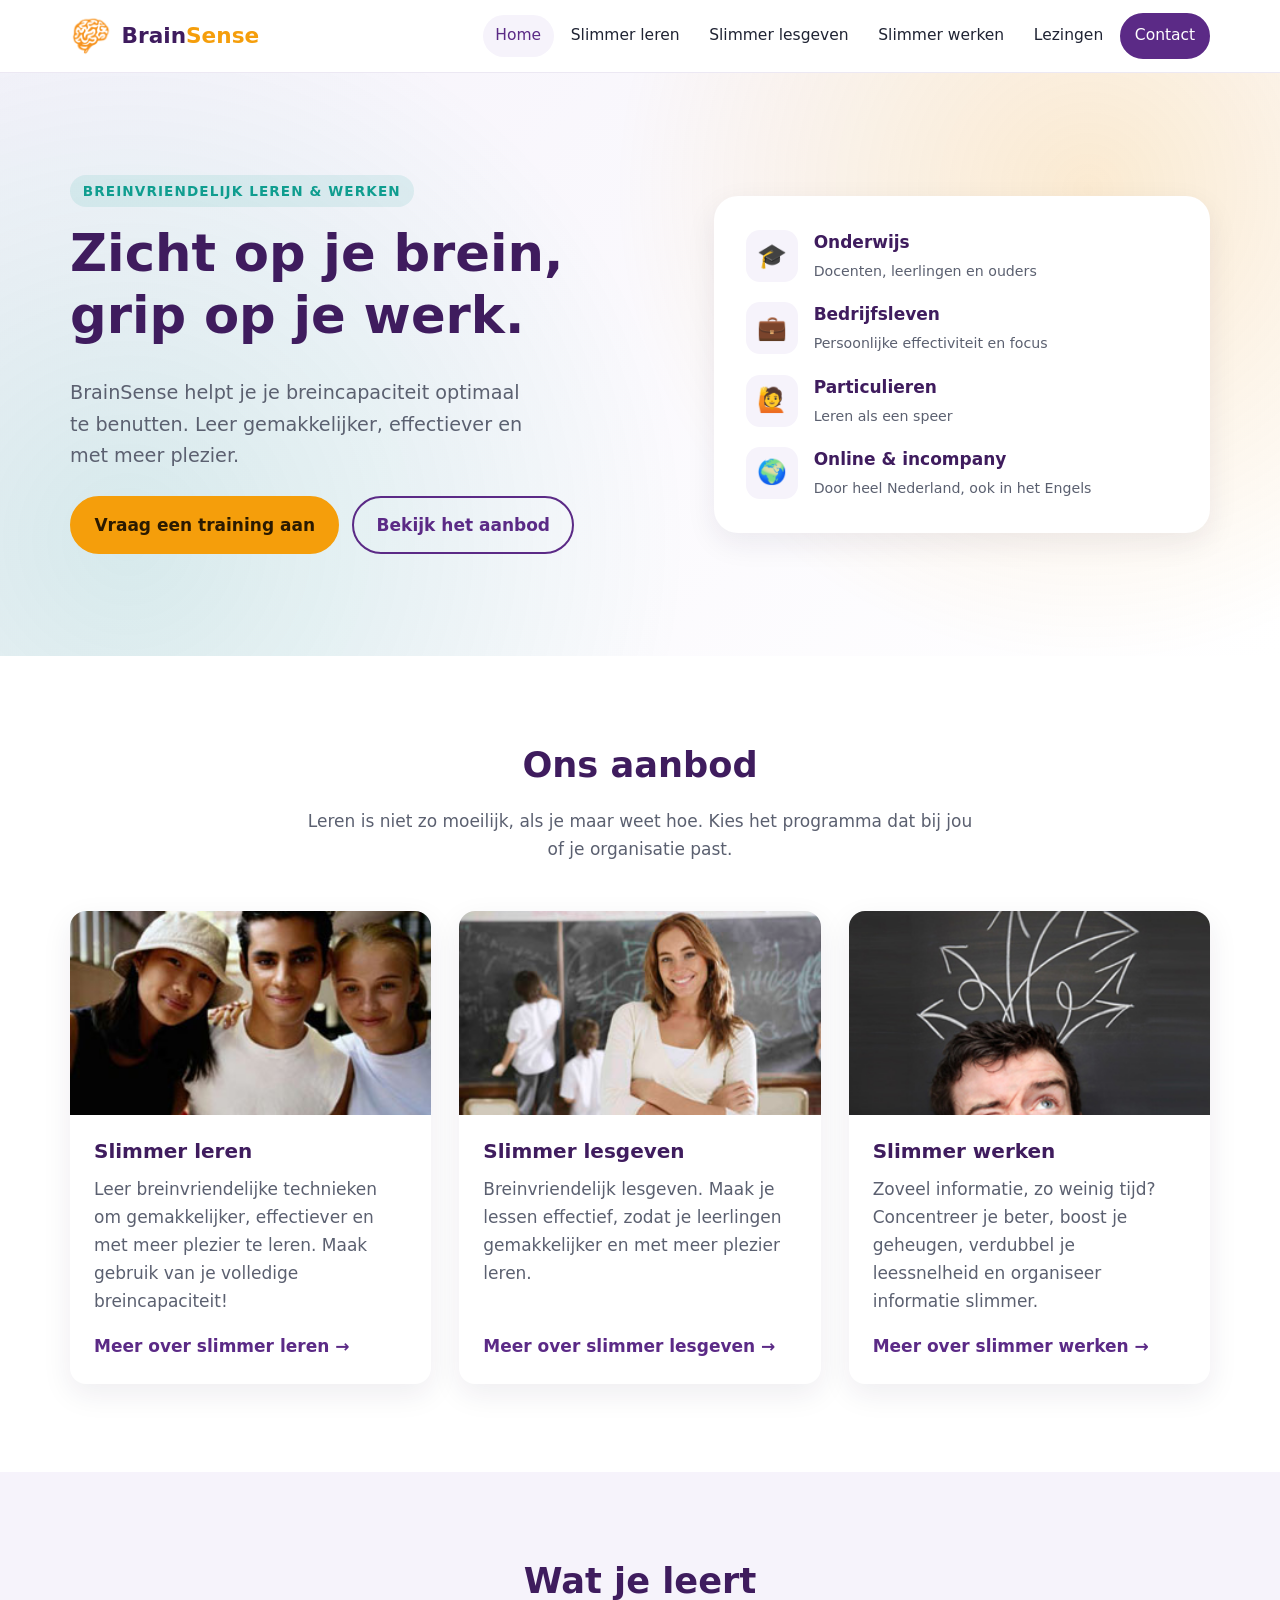
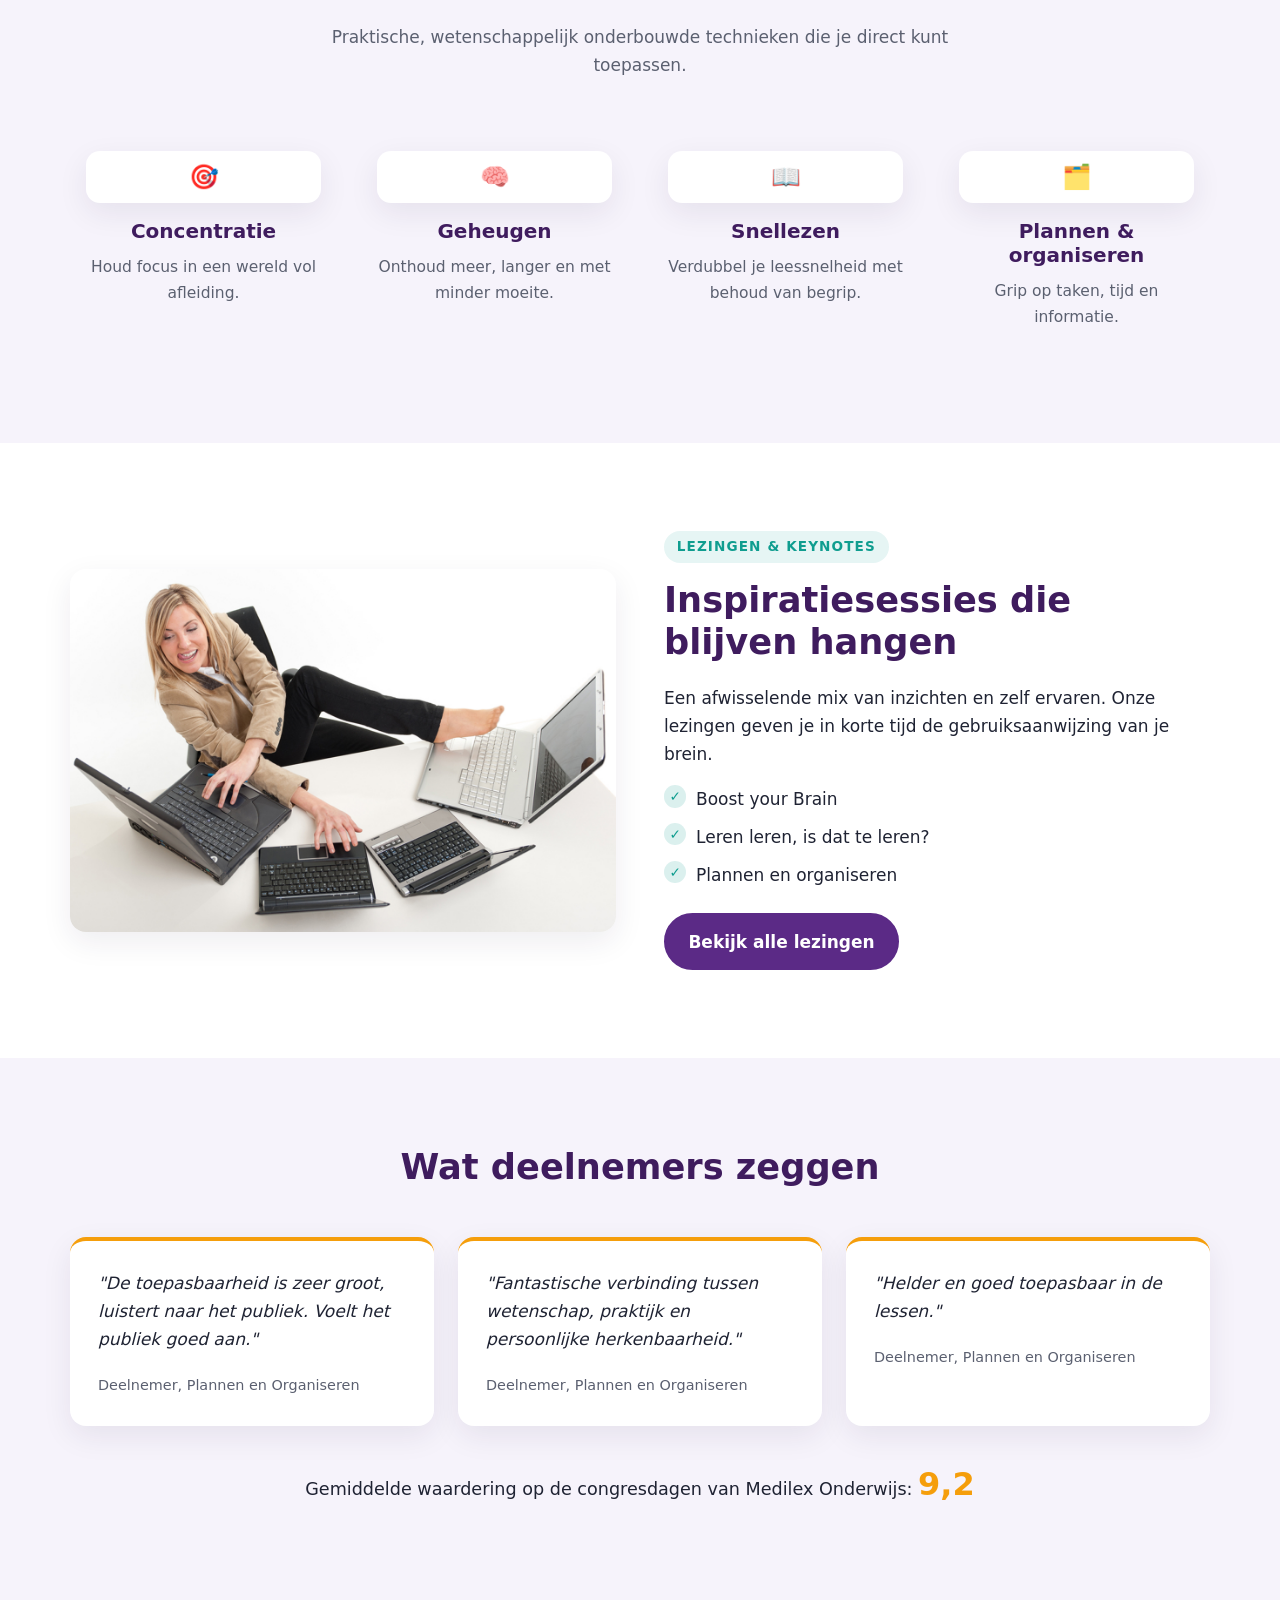
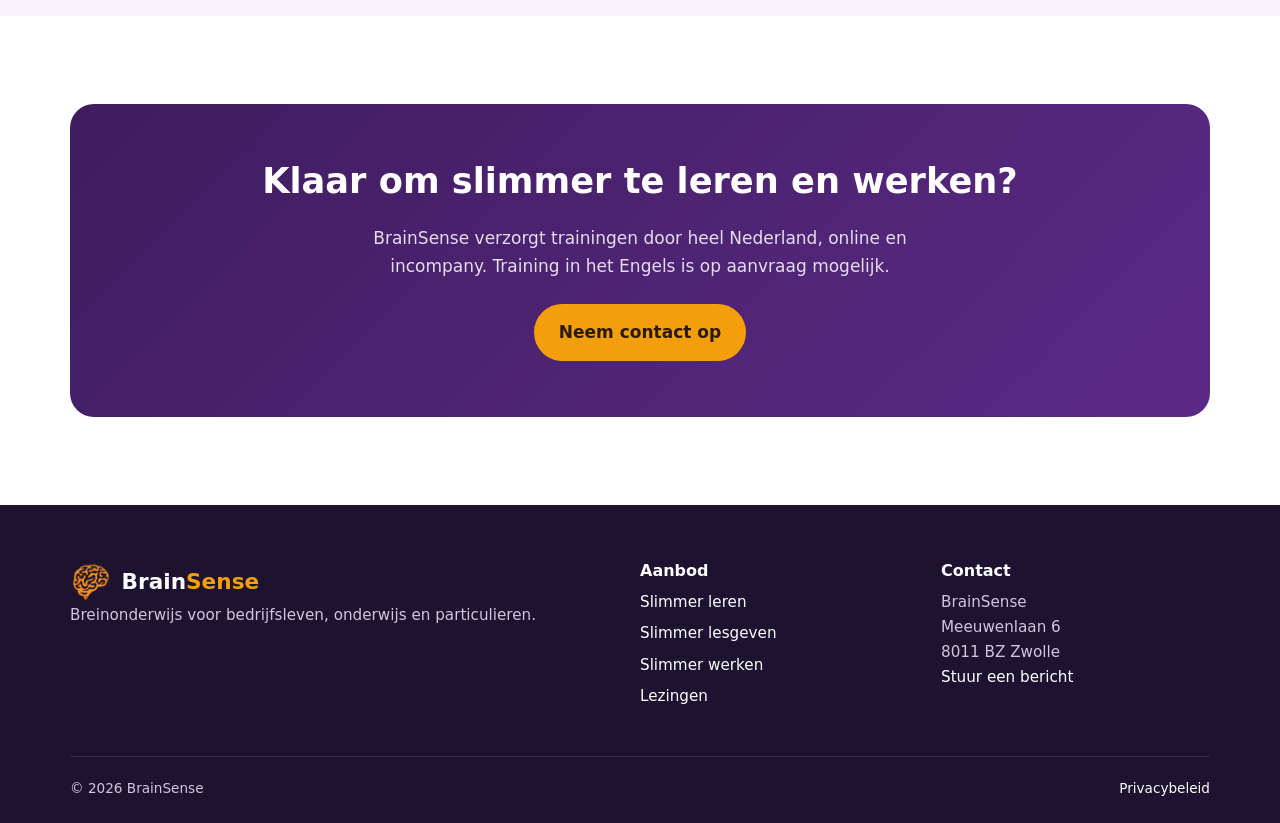
<file: index.html>
<!DOCTYPE html>
<html lang="nl">
<head>
  <meta charset="UTF-8">
  <meta name="viewport" content="width=device-width, initial-scale=1">
  <title>BrainSense | Slimmer leren, lesgeven en werken</title>
  <meta name="description" content="BrainSense verzorgt breinvriendelijke trainingen, workshops en lezingen voor bedrijfsleven, onderwijs en particulieren. Online en incompany, door heel Nederland.">
  <meta property="og:title" content="BrainSense | Zicht op je brein, grip op je werk">
  <meta property="og:description" content="Breinvriendelijke trainingen voor slimmer leren, lesgeven en werken.">
  <meta property="og:image" content="assets/img/slimmer-leren.jpg">
  <link rel="icon" href="assets/img/logo.png">
  <link rel="stylesheet" href="assets/css/style.css?v=4">
</head>
<body>
  <a class="skip-link" href="#main">Naar inhoud</a>

  <header class="site-header">
    <nav class="container nav" aria-label="Hoofdmenu">
      <a class="brand" href="index.html"><img src="assets/img/logo.png" alt="" width="42" height="42"><span>Brain<b>Sense</b></span></a>
      <button class="nav-toggle" aria-expanded="false" aria-controls="nav-links" aria-label="Menu openen"><span></span></button>
      <ul class="nav-links" id="nav-links">
        <li><a href="index.html" aria-current="page">Home</a></li>
        <li><a href="slimmer-leren.html">Slimmer leren</a></li>
        <li><a href="slimmer-lesgeven.html">Slimmer lesgeven</a></li>
        <li><a href="slimmer-werken.html">Slimmer werken</a></li>
        <li><a href="lezingen.html">Lezingen</a></li>
        <li><a class="btn" href="contact.html">Contact</a></li>
      </ul>
    </nav>
  </header>

  <main id="main">
    <section class="hero">
      <div class="container hero-grid">
        <div>
          <span class="eyebrow">Breinvriendelijk leren &amp; werken</span>
          <h1>Zicht op je brein, grip op je werk.</h1>
          <p class="lead">BrainSense helpt je je breincapaciteit optimaal te benutten. Leer gemakkelijker, effectiever en met meer plezier.</p>
          <div class="hero-actions">
            <a class="btn btn-accent" href="contact.html">Vraag een training aan</a>
            <a class="btn btn-outline" href="#aanbod">Bekijk het aanbod</a>
          </div>
        </div>
        <div class="hero-card reveal">
          <div class="stat"><div class="stat-icon" aria-hidden="true">🎓</div><div><strong>Onderwijs</strong><small>Docenten, leerlingen en ouders</small></div></div>
          <div class="stat"><div class="stat-icon" aria-hidden="true">💼</div><div><strong>Bedrijfsleven</strong><small>Persoonlijke effectiviteit en focus</small></div></div>
          <div class="stat"><div class="stat-icon" aria-hidden="true">🙋</div><div><strong>Particulieren</strong><small>Leren als een speer</small></div></div>
          <div class="stat"><div class="stat-icon" aria-hidden="true">🌍</div><div><strong>Online &amp; incompany</strong><small>Door heel Nederland, ook in het Engels</small></div></div>
        </div>
      </div>
    </section>

    <section id="aanbod">
      <div class="container">
        <div class="section-head reveal">
          <h2>Ons aanbod</h2>
          <p>Leren is niet zo moeilijk, als je maar weet hoe. Kies het programma dat bij jou of je organisatie past.</p>
        </div>
        <div class="cards">
          <article class="card reveal">
            <img src="assets/img/slimmer-leren.jpg" alt="Leerling die slimmer leert" loading="lazy">
            <div class="card-body">
              <h3>Slimmer leren</h3>
              <p>Leer breinvriendelijke technieken om gemakkelijker, effectiever en met meer plezier te leren. Maak gebruik van je volledige breincapaciteit!</p>
              <a class="card-link" href="slimmer-leren.html">Meer over slimmer leren</a>
            </div>
          </article>
          <article class="card reveal">
            <img src="assets/img/slimmer-lesgeven.jpg" alt="Docent voor de klas" loading="lazy">
            <div class="card-body">
              <h3>Slimmer lesgeven</h3>
              <p>Breinvriendelijk lesgeven. Maak je lessen effectief, zodat je leerlingen gemakkelijker en met meer plezier leren.</p>
              <a class="card-link" href="slimmer-lesgeven.html">Meer over slimmer lesgeven</a>
            </div>
          </article>
          <article class="card reveal">
            <img src="assets/img/slimmer-werken.jpg" alt="Professional aan het werk" loading="lazy">
            <div class="card-body">
              <h3>Slimmer werken</h3>
              <p>Zoveel informatie, zo weinig tijd? Concentreer je beter, boost je geheugen, verdubbel je leessnelheid en organiseer informatie slimmer.</p>
              <a class="card-link" href="slimmer-werken.html">Meer over slimmer werken</a>
            </div>
          </article>
        </div>
      </div>
    </section>

    <section class="section-soft">
      <div class="container">
        <div class="section-head reveal">
          <h2>Wat je leert</h2>
          <p>Praktische, wetenschappelijk onderbouwde technieken die je direct kunt toepassen.</p>
        </div>
        <div class="features">
          <div class="feature reveal"><div class="stat-icon" aria-hidden="true">🎯</div><h3>Concentratie</h3><p>Houd focus in een wereld vol afleiding.</p></div>
          <div class="feature reveal"><div class="stat-icon" aria-hidden="true">🧠</div><h3>Geheugen</h3><p>Onthoud meer, langer en met minder moeite.</p></div>
          <div class="feature reveal"><div class="stat-icon" aria-hidden="true">📖</div><h3>Snellezen</h3><p>Verdubbel je leessnelheid met behoud van begrip.</p></div>
          <div class="feature reveal"><div class="stat-icon" aria-hidden="true">🗂️</div><h3>Plannen &amp; organiseren</h3><p>Grip op taken, tijd en informatie.</p></div>
        </div>
      </div>
    </section>

    <section>
      <div class="container split">
        <img class="reveal" src="assets/img/multitasker.jpg" alt="Iemand die meerdere taken tegelijk uitvoert" loading="lazy">
        <div class="reveal">
          <span class="eyebrow">Lezingen &amp; keynotes</span>
          <h2>Inspiratiesessies die blijven hangen</h2>
          <p>Een afwisselende mix van inzichten en zelf ervaren. Onze lezingen geven je in korte tijd de gebruiksaanwijzing van je brein.</p>
          <ul class="check-list">
            <li>Boost your Brain</li>
            <li>Leren leren, is dat te leren?</li>
            <li>Plannen en organiseren</li>
          </ul>
          <a class="btn" href="lezingen.html">Bekijk alle lezingen</a>
        </div>
      </div>
    </section>

    <section class="section-soft">
      <div class="container">
        <div class="section-head reveal">
          <h2>Wat deelnemers zeggen</h2>
        </div>
        <div class="quotes">
          <blockquote class="quote reveal"><p>"De toepasbaarheid is zeer groot, luistert naar het publiek. Voelt het publiek goed aan."</p><cite>Deelnemer, Plannen en Organiseren</cite></blockquote>
          <blockquote class="quote reveal"><p>"Fantastische verbinding tussen wetenschap, praktijk en persoonlijke herkenbaarheid."</p><cite>Deelnemer, Plannen en Organiseren</cite></blockquote>
          <blockquote class="quote reveal"><p>"Helder en goed toepasbaar in de lessen."</p><cite>Deelnemer, Plannen en Organiseren</cite></blockquote>
        </div>
        <p class="score reveal">Gemiddelde waardering op de congresdagen van Medilex Onderwijs: <strong>9,2</strong></p>
      </div>
    </section>

    <section>
      <div class="container">
        <div class="cta reveal">
          <h2>Klaar om slimmer te leren en werken?</h2>
          <p>BrainSense verzorgt trainingen door heel Nederland, online en incompany. Training in het Engels is op aanvraag mogelijk.</p>
          <a class="btn btn-accent" href="contact.html">Neem contact op</a>
        </div>
      </div>
    </section>
  </main>

  <footer class="site-footer">
    <div class="container">
      <div class="footer-grid">
        <div>
          <a class="brand" href="index.html"><img src="assets/img/logo.png" alt="" width="42" height="42"><span style="color:#fff">Brain<b>Sense</b></span></a>
          <p>Breinonderwijs voor bedrijfsleven, onderwijs en particulieren.</p>
        </div>
        <div>
          <h3>Aanbod</h3>
          <ul>
            <li><a href="slimmer-leren.html">Slimmer leren</a></li>
            <li><a href="slimmer-lesgeven.html">Slimmer lesgeven</a></li>
            <li><a href="slimmer-werken.html">Slimmer werken</a></li>
            <li><a href="lezingen.html">Lezingen</a></li>
          </ul>
        </div>
        <div>
          <h3>Contact</h3>
          <address style="font-style:normal">BrainSense<br>Meeuwenlaan 6<br>8011 BZ Zwolle</address>
          <p><a href="contact.html">Stuur een bericht</a></p>
        </div>
      </div>
      <div class="footer-bottom">
        <span>&copy; <span id="year"></span> BrainSense</span>
        <span><a href="https://www.brainsense.nl/privacybeleid/">Privacybeleid</a></span>
      </div>
    </div>
  </footer>
  <script src="assets/js/main.js?v=6" defer></script>
</body>
</html>
</file>
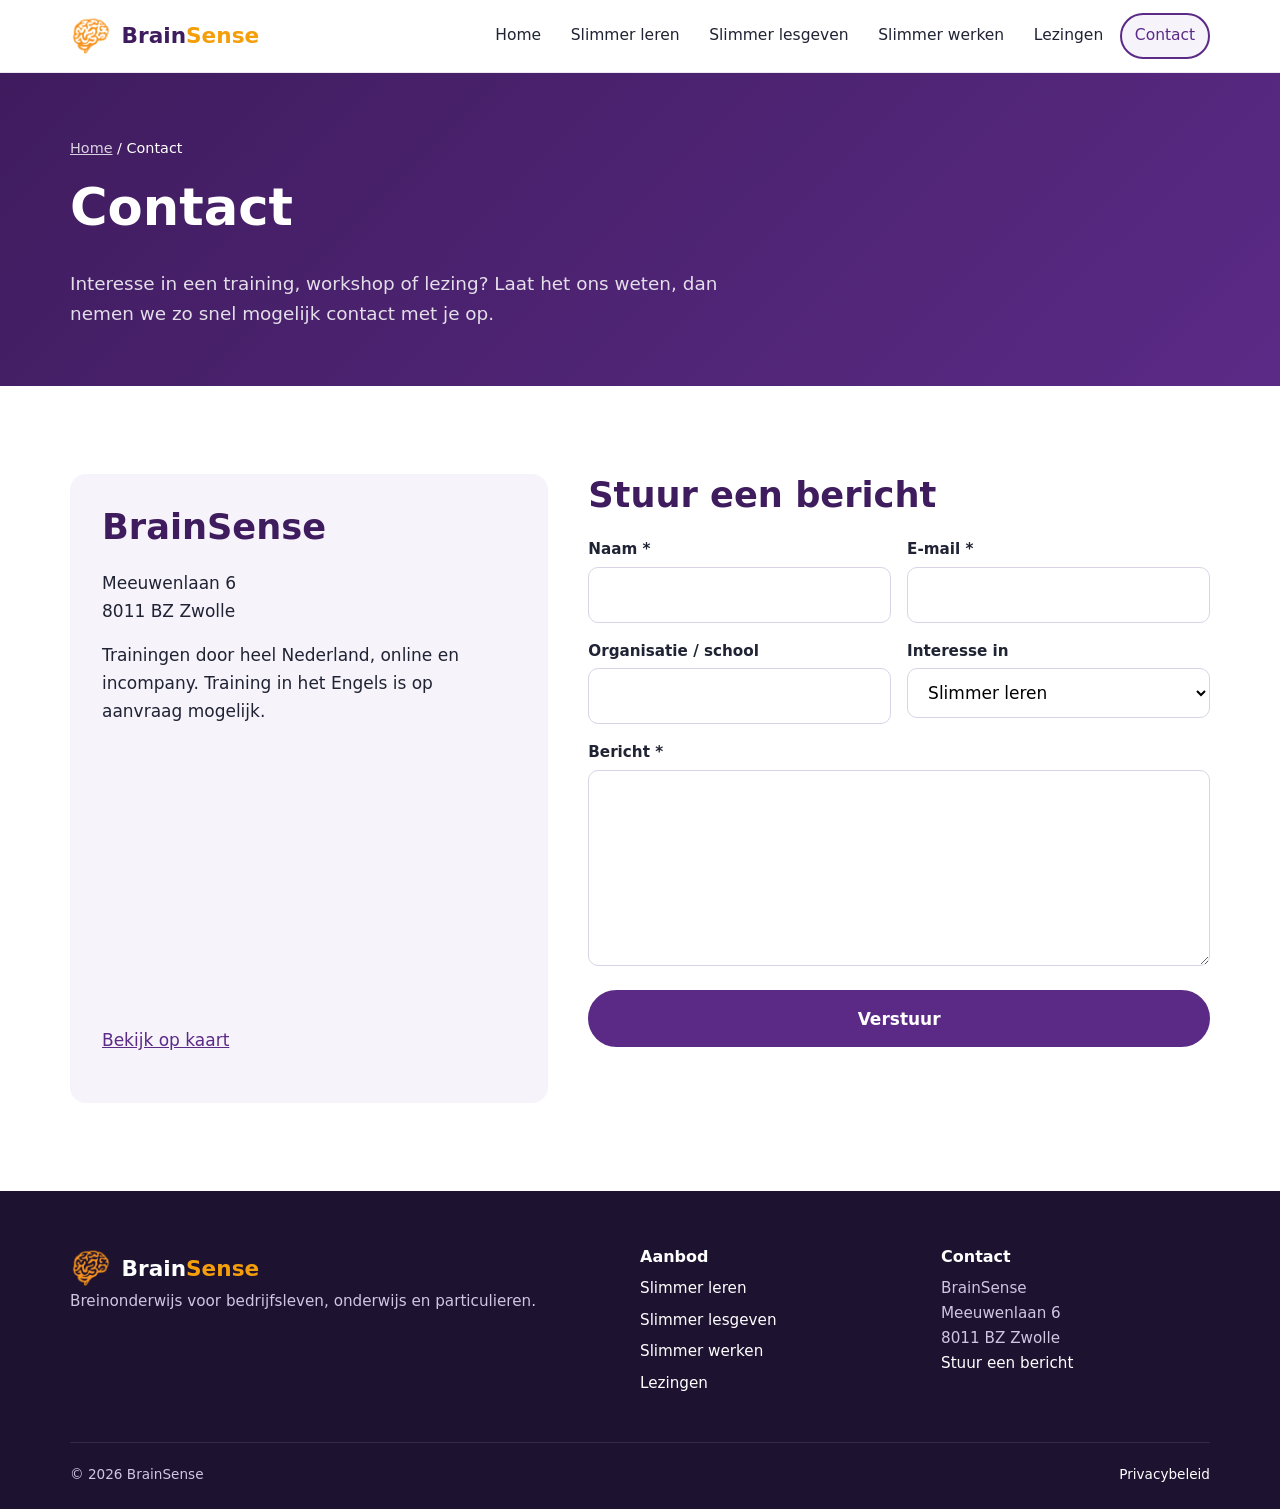
<file: contact.html>
<!DOCTYPE html>
<html lang="nl">
<head>
  <meta charset="UTF-8">
  <meta name="viewport" content="width=device-width, initial-scale=1">
  <title>Contact | BrainSense</title>
  <meta name="description" content="Neem contact op met BrainSense in Zwolle voor trainingen, workshops en lezingen.">
  <link rel="icon" href="assets/img/logo.png">
  <link rel="stylesheet" href="assets/css/style.css?v=4">
</head>
<body>
  <a class="skip-link" href="#main">Naar inhoud</a>

  <header class="site-header">
    <nav class="container nav" aria-label="Hoofdmenu">
      <a class="brand" href="index.html"><img src="assets/img/logo.png" alt="" width="42" height="42"><span>Brain<b>Sense</b></span></a>
      <button class="nav-toggle" aria-expanded="false" aria-controls="nav-links" aria-label="Menu openen"><span></span></button>
      <ul class="nav-links" id="nav-links">
        <li><a href="index.html">Home</a></li>
        <li><a href="slimmer-leren.html">Slimmer leren</a></li>
        <li><a href="slimmer-lesgeven.html">Slimmer lesgeven</a></li>
        <li><a href="slimmer-werken.html">Slimmer werken</a></li>
        <li><a href="lezingen.html">Lezingen</a></li>
        <li><a class="btn" href="contact.html" aria-current="page">Contact</a></li>
      </ul>
    </nav>
  </header>

  <main id="main">
    <section class="page-hero">
      <div class="container">
        <div class="breadcrumb"><a href="index.html">Home</a> / Contact</div>
        <h1>Contact</h1>
        <p>Interesse in een training, workshop of lezing? Laat het ons weten, dan nemen we zo snel mogelijk contact met je op.</p>
      </div>
    </section>

    <section>
      <div class="container contact-grid">
        <aside class="contact-info reveal">
          <h2>BrainSense</h2>
          <address>Meeuwenlaan 6<br>8011 BZ Zwolle</address>
          <p>Trainingen door heel Nederland, online en incompany. Training in het Engels is op aanvraag mogelijk.</p>
          <iframe class="map" title="Kaart: Meeuwenlaan 6, Zwolle" loading="lazy"
            src="https://www.openstreetmap.org/export/embed.html?bbox=6.085%2C52.505%2C6.115%2C52.520&amp;layer=mapnik"></iframe>
          <p><a href="https://www.openstreetmap.org/search?query=Meeuwenlaan%206%2C%208011%20BZ%20Zwolle" target="_blank" rel="noopener">Bekijk op kaart</a></p>
        </aside>

        <div class="reveal">
          <h2>Stuur een bericht</h2>
          <form class="form" id="contact-form">
            <div class="form-row">
              <div><label for="naam">Naam *</label><input id="naam" name="naam" required autocomplete="name"></div>
              <div><label for="email">E-mail *</label><input id="email" name="email" type="email" required autocomplete="email"></div>
            </div>
            <div class="form-row">
              <div><label for="organisatie">Organisatie / school</label><input id="organisatie" name="organisatie" autocomplete="organization"></div>
              <div>
                <label for="onderwerp">Interesse in</label>
                <select id="onderwerp" name="onderwerp">
                  <option>Slimmer leren</option>
                  <option>Slimmer lesgeven</option>
                  <option>Slimmer werken</option>
                  <option>Lezing / keynote</option>
                  <option>Anders</option>
                </select>
              </div>
            </div>
            <div><label for="bericht">Bericht *</label><textarea id="bericht" name="bericht" rows="6" required></textarea></div>
            <input type="checkbox" name="botcheck" tabindex="-1" autocomplete="off" aria-hidden="true" style="display:none">
            <button class="btn" type="submit">Verstuur</button>
            <p class="form-note" id="form-status" role="status" aria-live="polite"></p>
          </form>
        </div>
      </div>
    </section>
  </main>

  <footer class="site-footer">
    <div class="container">
      <div class="footer-grid">
        <div>
          <a class="brand" href="index.html"><img src="assets/img/logo.png" alt="" width="42" height="42"><span style="color:#fff">Brain<b>Sense</b></span></a>
          <p>Breinonderwijs voor bedrijfsleven, onderwijs en particulieren.</p>
        </div>
        <div>
          <h3>Aanbod</h3>
          <ul>
            <li><a href="slimmer-leren.html">Slimmer leren</a></li>
            <li><a href="slimmer-lesgeven.html">Slimmer lesgeven</a></li>
            <li><a href="slimmer-werken.html">Slimmer werken</a></li>
            <li><a href="lezingen.html">Lezingen</a></li>
          </ul>
        </div>
        <div>
          <h3>Contact</h3>
          <address style="font-style:normal">BrainSense<br>Meeuwenlaan 6<br>8011 BZ Zwolle</address>
          <p><a href="contact.html">Stuur een bericht</a></p>
        </div>
      </div>
      <div class="footer-bottom">
        <span>&copy; <span id="year"></span> BrainSense</span>
        <span><a href="https://www.brainsense.nl/privacybeleid/">Privacybeleid</a></span>
      </div>
    </div>
  </footer>
  <script src="assets/js/main.js?v=6" defer></script>
</body>
</html>
</file>
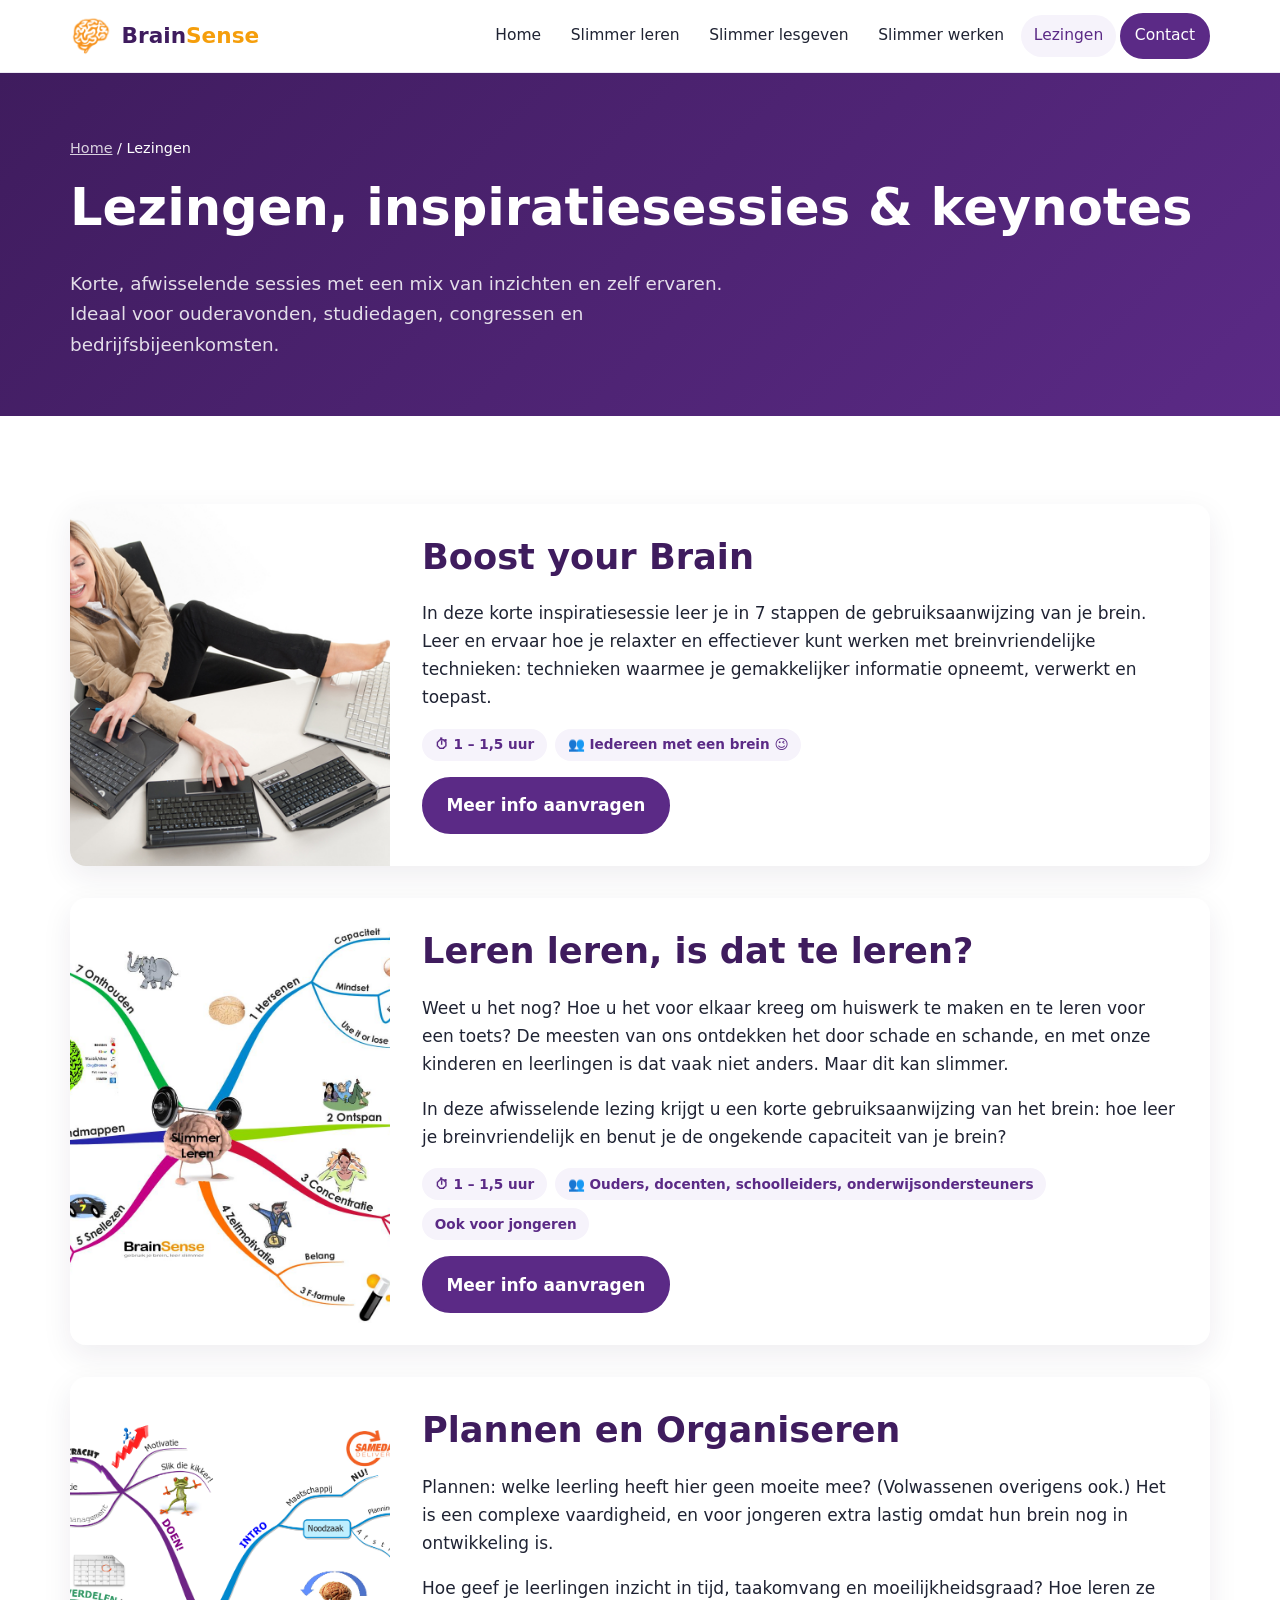
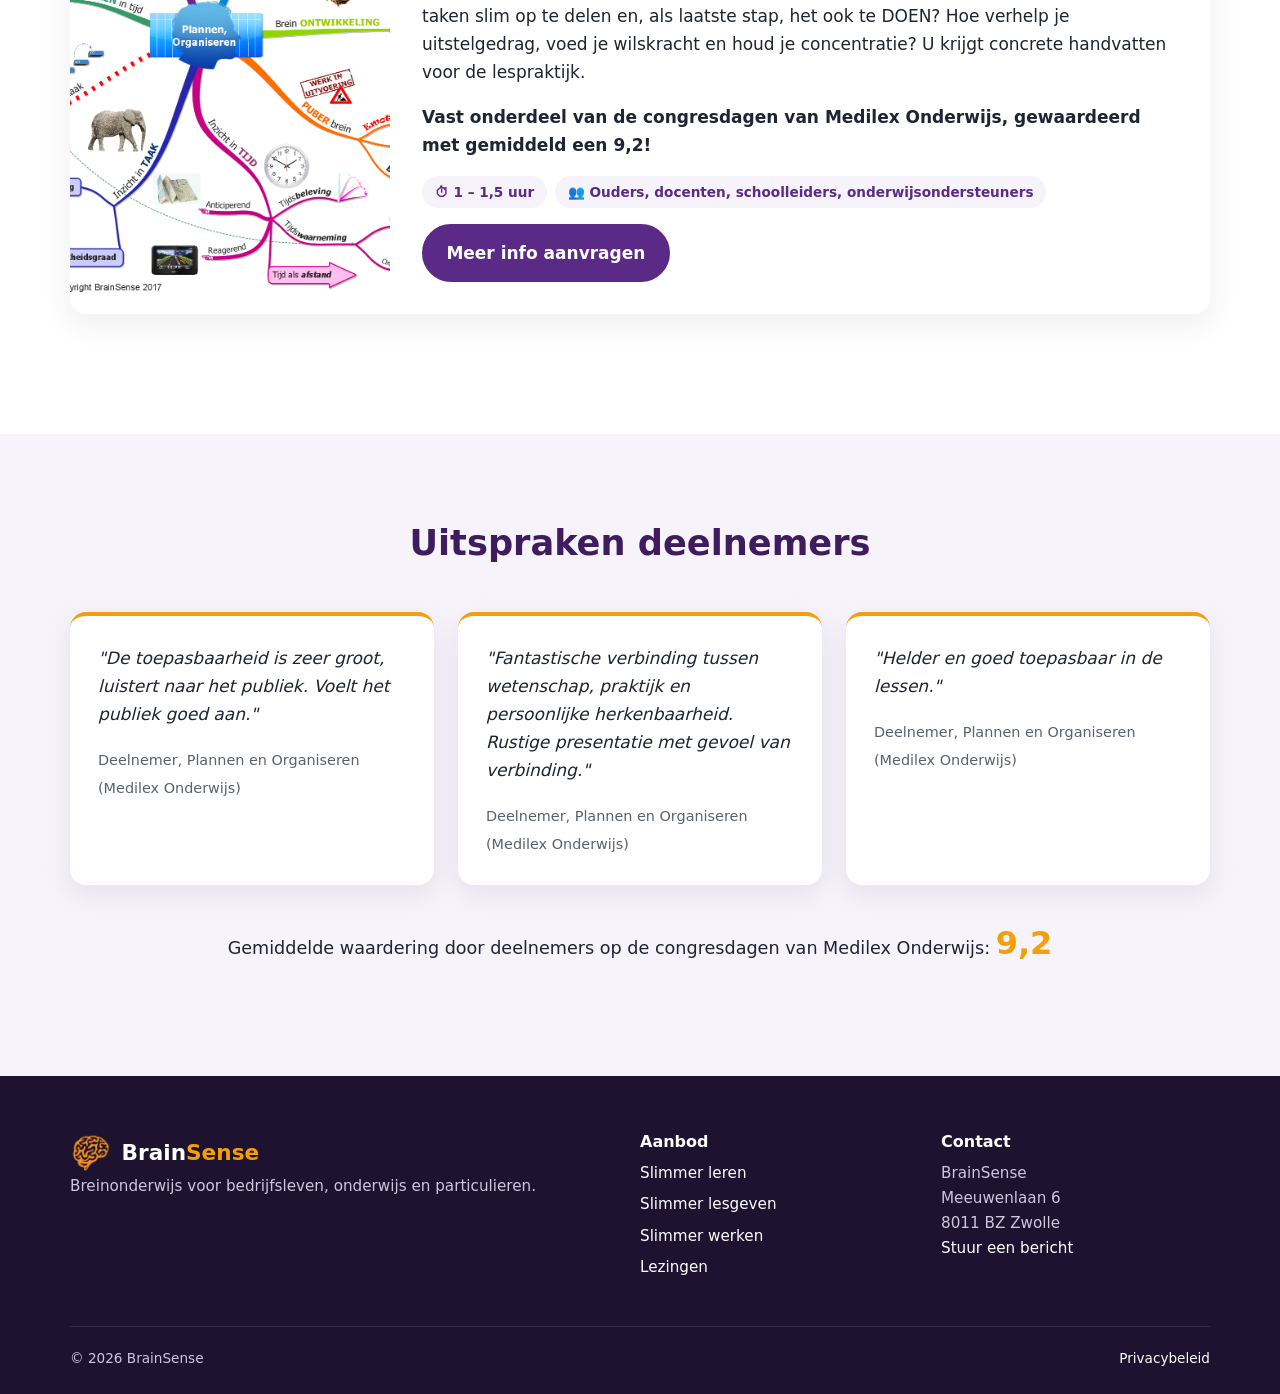
<file: lezingen.html>
<!DOCTYPE html>
<html lang="nl">
<head>
  <meta charset="UTF-8">
  <meta name="viewport" content="width=device-width, initial-scale=1">
  <title>Lezingen, inspiratiesessies &amp; keynotes | BrainSense</title>
  <meta name="description" content="Lezingen en keynotes van BrainSense: Boost your Brain, Leren leren en Plannen en Organiseren. Voor ouders, docenten, schoolleiders en organisaties.">
  <link rel="icon" href="assets/img/logo.png">
  <link rel="stylesheet" href="assets/css/style.css?v=4">
</head>
<body>
  <a class="skip-link" href="#main">Naar inhoud</a>

  <header class="site-header">
    <nav class="container nav" aria-label="Hoofdmenu">
      <a class="brand" href="index.html"><img src="assets/img/logo.png" alt="" width="42" height="42"><span>Brain<b>Sense</b></span></a>
      <button class="nav-toggle" aria-expanded="false" aria-controls="nav-links" aria-label="Menu openen"><span></span></button>
      <ul class="nav-links" id="nav-links">
        <li><a href="index.html">Home</a></li>
        <li><a href="slimmer-leren.html">Slimmer leren</a></li>
        <li><a href="slimmer-lesgeven.html">Slimmer lesgeven</a></li>
        <li><a href="slimmer-werken.html">Slimmer werken</a></li>
        <li><a href="lezingen.html" aria-current="page">Lezingen</a></li>
        <li><a class="btn" href="contact.html">Contact</a></li>
      </ul>
    </nav>
  </header>

  <main id="main">
    <section class="page-hero">
      <div class="container">
        <div class="breadcrumb"><a href="index.html">Home</a> / Lezingen</div>
        <h1>Lezingen, inspiratiesessies &amp; keynotes</h1>
        <p>Korte, afwisselende sessies met een mix van inzichten en zelf ervaren. Ideaal voor ouderavonden, studiedagen, congressen en bedrijfsbijeenkomsten.</p>
      </div>
    </section>

    <section>
      <div class="container">
        <article class="talk reveal">
          <img src="assets/img/multitasker.jpg" alt="Multitasker" loading="lazy">
          <div class="talk-body">
            <h2>Boost your Brain</h2>
            <p>In deze korte inspiratiesessie leer je in 7 stappen de gebruiksaanwijzing van je brein. Leer en ervaar hoe je relaxter en effectiever kunt werken met breinvriendelijke technieken: technieken waarmee je gemakkelijker informatie opneemt, verwerkt en toepast.</p>
            <div class="meta"><span class="tag">⏱ 1 – 1,5 uur</span><span class="tag">👥 Iedereen met een brein 😉</span></div>
            <a class="btn" href="contact.html">Meer info aanvragen</a>
          </div>
        </article>

        <article class="talk reveal">
          <img src="assets/img/leren-leren.jpeg" alt="Slimmer leren" loading="lazy">
          <div class="talk-body">
            <h2>Leren leren, is dat te leren?</h2>
            <p>Weet u het nog? Hoe u het voor elkaar kreeg om huiswerk te maken en te leren voor een toets? De meesten van ons ontdekken het door schade en schande, en met onze kinderen en leerlingen is dat vaak niet anders. Maar dit kan slimmer.</p>
            <p>In deze afwisselende lezing krijgt u een korte gebruiksaanwijzing van het brein: hoe leer je breinvriendelijk en benut je de ongekende capaciteit van je brein?</p>
            <div class="meta"><span class="tag">⏱ 1 – 1,5 uur</span><span class="tag">👥 Ouders, docenten, schoolleiders, onderwijsondersteuners</span><span class="tag">Ook voor jongeren</span></div>
            <a class="btn" href="contact.html">Meer info aanvragen</a>
          </div>
        </article>

        <article class="talk reveal">
          <img src="assets/img/plannen.png" alt="Plannen en organiseren" loading="lazy">
          <div class="talk-body">
            <h2>Plannen en Organiseren</h2>
            <p>Plannen: welke leerling heeft hier geen moeite mee? (Volwassenen overigens ook.) Het is een complexe vaardigheid, en voor jongeren extra lastig omdat hun brein nog in ontwikkeling is.</p>
            <p>Hoe geef je leerlingen inzicht in tijd, taakomvang en moeilijkheidsgraad? Hoe leren ze taken slim op te delen en, als laatste stap, het ook te DOEN? Hoe verhelp je uitstelgedrag, voed je wilskracht en houd je concentratie? U krijgt concrete handvatten voor de lespraktijk.</p>
            <p><strong>Vast onderdeel van de congresdagen van Medilex Onderwijs, gewaardeerd met gemiddeld een 9,2!</strong></p>
            <div class="meta"><span class="tag">⏱ 1 – 1,5 uur</span><span class="tag">👥 Ouders, docenten, schoolleiders, onderwijsondersteuners</span></div>
            <a class="btn" href="contact.html">Meer info aanvragen</a>
          </div>
        </article>
      </div>
    </section>

    <section class="section-soft">
      <div class="container">
        <div class="section-head reveal"><h2>Uitspraken deelnemers</h2></div>
        <div class="quotes">
          <blockquote class="quote reveal"><p>"De toepasbaarheid is zeer groot, luistert naar het publiek. Voelt het publiek goed aan."</p><cite>Deelnemer, Plannen en Organiseren (Medilex Onderwijs)</cite></blockquote>
          <blockquote class="quote reveal"><p>"Fantastische verbinding tussen wetenschap, praktijk en persoonlijke herkenbaarheid. Rustige presentatie met gevoel van verbinding."</p><cite>Deelnemer, Plannen en Organiseren (Medilex Onderwijs)</cite></blockquote>
          <blockquote class="quote reveal"><p>"Helder en goed toepasbaar in de lessen."</p><cite>Deelnemer, Plannen en Organiseren (Medilex Onderwijs)</cite></blockquote>
        </div>
        <p class="score reveal">Gemiddelde waardering door deelnemers op de congresdagen van Medilex Onderwijs: <strong>9,2</strong></p>
      </div>
    </section>
  </main>

  <footer class="site-footer">
    <div class="container">
      <div class="footer-grid">
        <div>
          <a class="brand" href="index.html"><img src="assets/img/logo.png" alt="" width="42" height="42"><span style="color:#fff">Brain<b>Sense</b></span></a>
          <p>Breinonderwijs voor bedrijfsleven, onderwijs en particulieren.</p>
        </div>
        <div>
          <h3>Aanbod</h3>
          <ul>
            <li><a href="slimmer-leren.html">Slimmer leren</a></li>
            <li><a href="slimmer-lesgeven.html">Slimmer lesgeven</a></li>
            <li><a href="slimmer-werken.html">Slimmer werken</a></li>
            <li><a href="lezingen.html">Lezingen</a></li>
          </ul>
        </div>
        <div>
          <h3>Contact</h3>
          <address style="font-style:normal">BrainSense<br>Meeuwenlaan 6<br>8011 BZ Zwolle</address>
          <p><a href="contact.html">Stuur een bericht</a></p>
        </div>
      </div>
      <div class="footer-bottom">
        <span>&copy; <span id="year"></span> BrainSense</span>
        <span><a href="https://www.brainsense.nl/privacybeleid/">Privacybeleid</a></span>
      </div>
    </div>
  </footer>
  <script src="assets/js/main.js?v=6" defer></script>
</body>
</html>
</file>
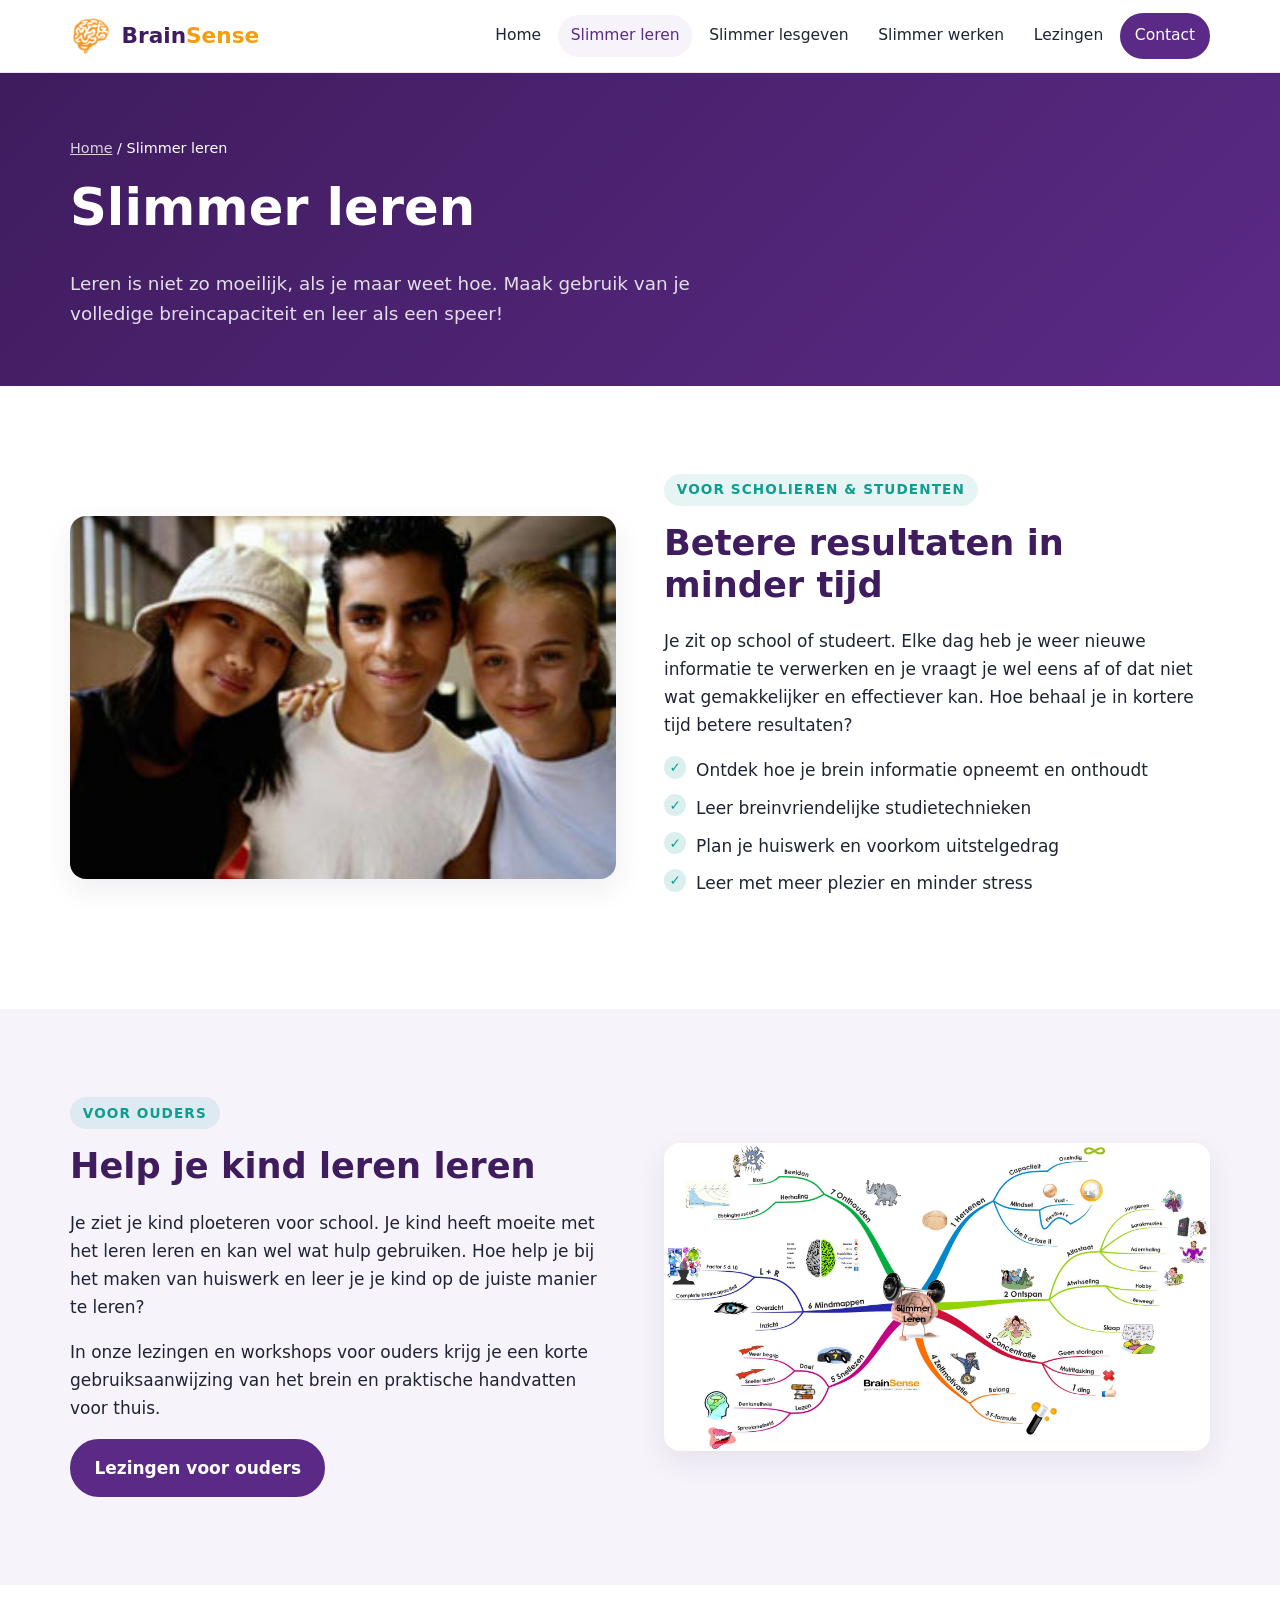
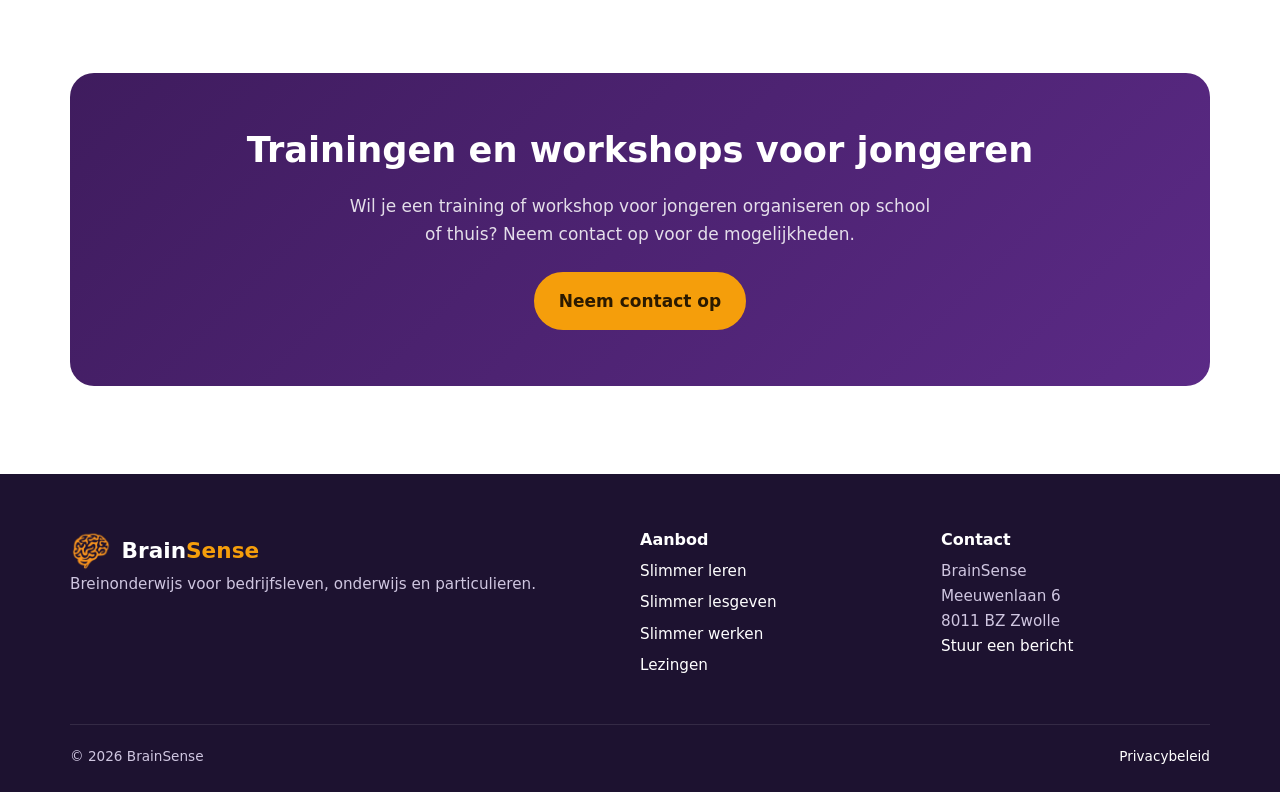
<file: slimmer-leren.html>
<!DOCTYPE html>
<html lang="nl">
<head>
  <meta charset="UTF-8">
  <meta name="viewport" content="width=device-width, initial-scale=1">
  <title>Slimmer leren | BrainSense</title>
  <meta name="description" content="Breinvriendelijke leertechnieken voor scholieren, studenten en ouders. Leer gemakkelijker, effectiever en met meer plezier.">
  <link rel="icon" href="assets/img/logo.png">
  <link rel="stylesheet" href="assets/css/style.css?v=4">
</head>
<body>
  <a class="skip-link" href="#main">Naar inhoud</a>

  <header class="site-header">
    <nav class="container nav" aria-label="Hoofdmenu">
      <a class="brand" href="index.html"><img src="assets/img/logo.png" alt="" width="42" height="42"><span>Brain<b>Sense</b></span></a>
      <button class="nav-toggle" aria-expanded="false" aria-controls="nav-links" aria-label="Menu openen"><span></span></button>
      <ul class="nav-links" id="nav-links">
        <li><a href="index.html">Home</a></li>
        <li><a href="slimmer-leren.html" aria-current="page">Slimmer leren</a></li>
        <li><a href="slimmer-lesgeven.html">Slimmer lesgeven</a></li>
        <li><a href="slimmer-werken.html">Slimmer werken</a></li>
        <li><a href="lezingen.html">Lezingen</a></li>
        <li><a class="btn" href="contact.html">Contact</a></li>
      </ul>
    </nav>
  </header>

  <main id="main">
    <section class="page-hero">
      <div class="container">
        <div class="breadcrumb"><a href="index.html">Home</a> / Slimmer leren</div>
        <h1>Slimmer leren</h1>
        <p>Leren is niet zo moeilijk, als je maar weet hoe. Maak gebruik van je volledige breincapaciteit en leer als een speer!</p>
      </div>
    </section>

    <section>
      <div class="container split">
        <img class="reveal" src="assets/img/slimmer-leren.jpg" alt="Scholier die leert" loading="lazy">
        <div class="reveal">
          <span class="eyebrow">Voor scholieren &amp; studenten</span>
          <h2>Betere resultaten in minder tijd</h2>
          <p>Je zit op school of studeert. Elke dag heb je weer nieuwe informatie te verwerken en je vraagt je wel eens af of dat niet wat gemakkelijker en effectiever kan. Hoe behaal je in kortere tijd betere resultaten?</p>
          <ul class="check-list">
            <li>Ontdek hoe je brein informatie opneemt en onthoudt</li>
            <li>Leer breinvriendelijke studietechnieken</li>
            <li>Plan je huiswerk en voorkom uitstelgedrag</li>
            <li>Leer met meer plezier en minder stress</li>
          </ul>
        </div>
      </div>
    </section>

    <section class="section-soft">
      <div class="container split reverse">
        <img class="reveal" src="assets/img/leren-leren.jpeg" alt="Ouder die kind helpt met huiswerk" loading="lazy">
        <div class="reveal">
          <span class="eyebrow">Voor ouders</span>
          <h2>Help je kind leren leren</h2>
          <p>Je ziet je kind ploeteren voor school. Je kind heeft moeite met het leren leren en kan wel wat hulp gebruiken. Hoe help je bij het maken van huiswerk en leer je je kind op de juiste manier te leren?</p>
          <p>In onze lezingen en workshops voor ouders krijg je een korte gebruiksaanwijzing van het brein en praktische handvatten voor thuis.</p>
          <a class="btn" href="lezingen.html">Lezingen voor ouders</a>
        </div>
      </div>
    </section>

    <section>
      <div class="container">
        <div class="cta reveal">
          <h2>Trainingen en workshops voor jongeren</h2>
          <p>Wil je een training of workshop voor jongeren organiseren op school of thuis? Neem contact op voor de mogelijkheden.</p>
          <a class="btn btn-accent" href="contact.html">Neem contact op</a>
        </div>
      </div>
    </section>
  </main>

  <footer class="site-footer">
    <div class="container">
      <div class="footer-grid">
        <div>
          <a class="brand" href="index.html"><img src="assets/img/logo.png" alt="" width="42" height="42"><span style="color:#fff">Brain<b>Sense</b></span></a>
          <p>Breinonderwijs voor bedrijfsleven, onderwijs en particulieren.</p>
        </div>
        <div>
          <h3>Aanbod</h3>
          <ul>
            <li><a href="slimmer-leren.html">Slimmer leren</a></li>
            <li><a href="slimmer-lesgeven.html">Slimmer lesgeven</a></li>
            <li><a href="slimmer-werken.html">Slimmer werken</a></li>
            <li><a href="lezingen.html">Lezingen</a></li>
          </ul>
        </div>
        <div>
          <h3>Contact</h3>
          <address style="font-style:normal">BrainSense<br>Meeuwenlaan 6<br>8011 BZ Zwolle</address>
          <p><a href="contact.html">Stuur een bericht</a></p>
        </div>
      </div>
      <div class="footer-bottom">
        <span>&copy; <span id="year"></span> BrainSense</span>
        <span><a href="https://www.brainsense.nl/privacybeleid/">Privacybeleid</a></span>
      </div>
    </div>
  </footer>
  <script src="assets/js/main.js?v=6" defer></script>
</body>
</html>
</file>
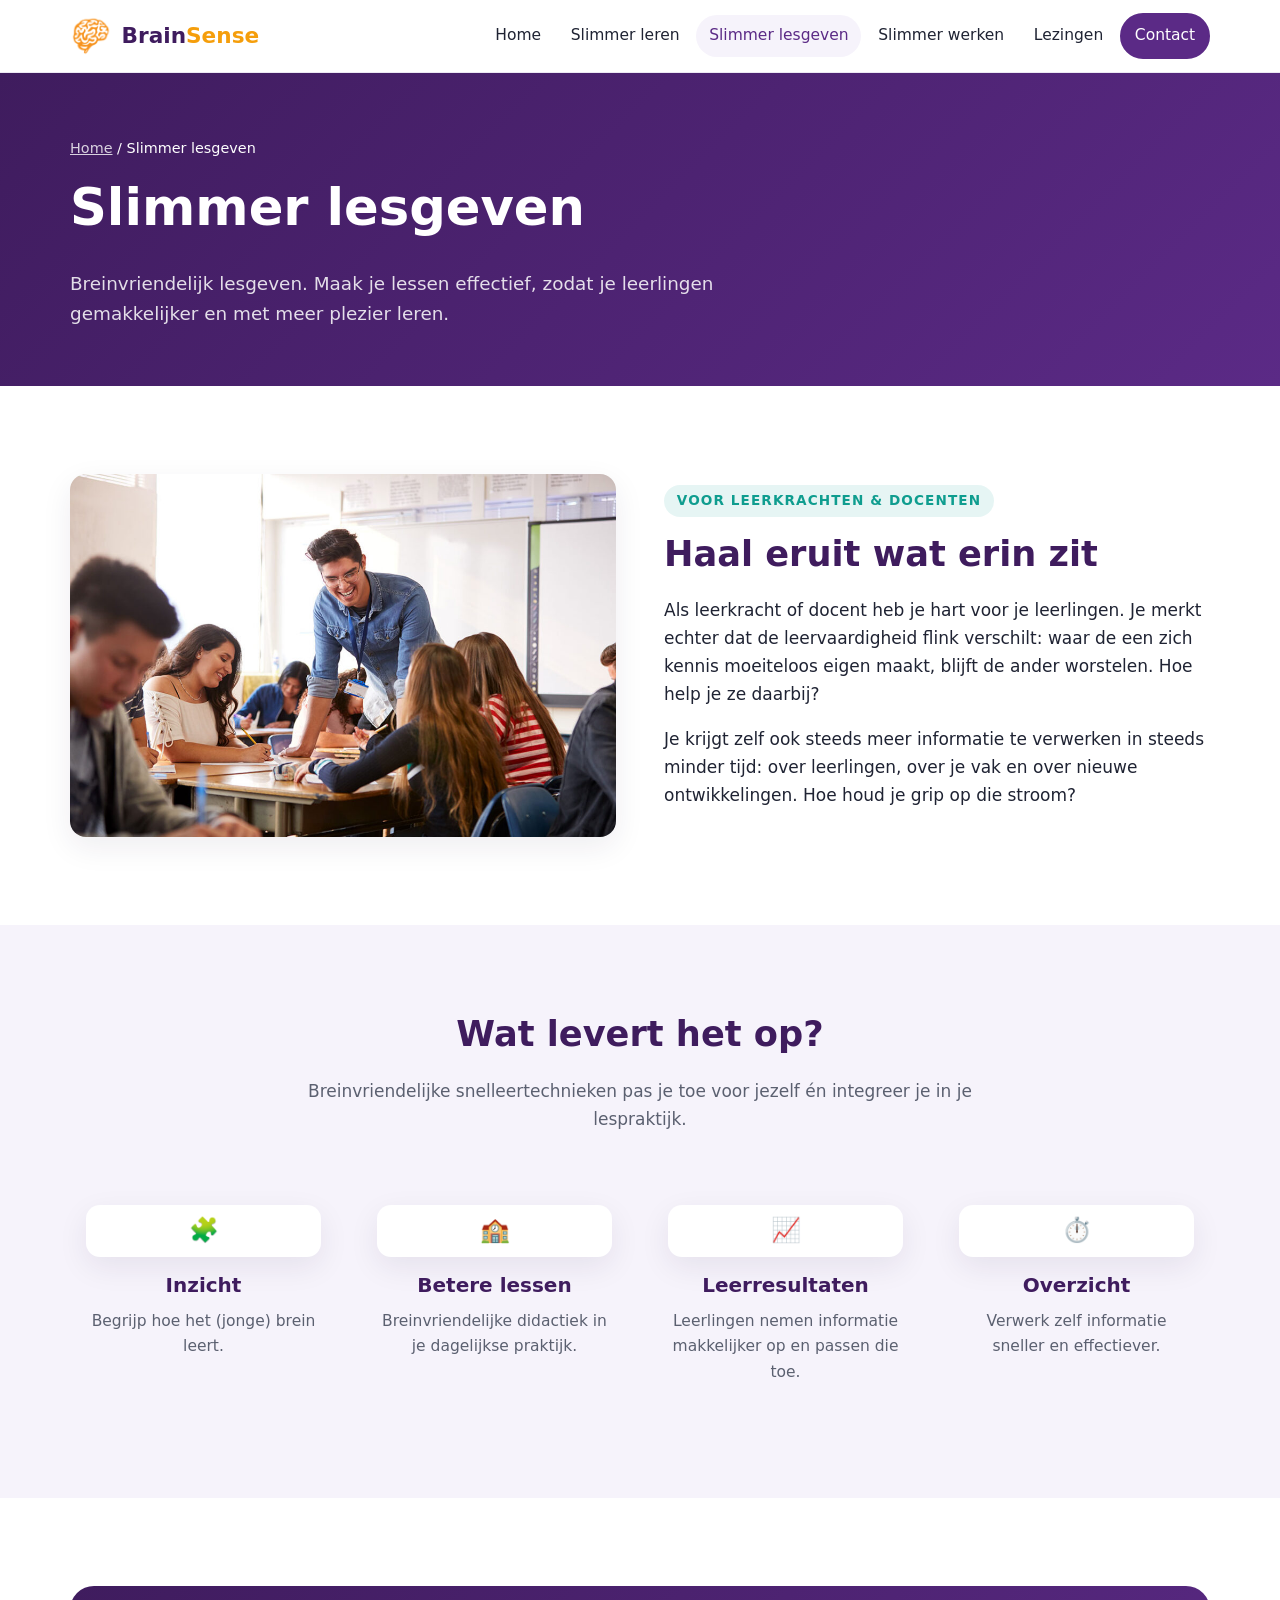
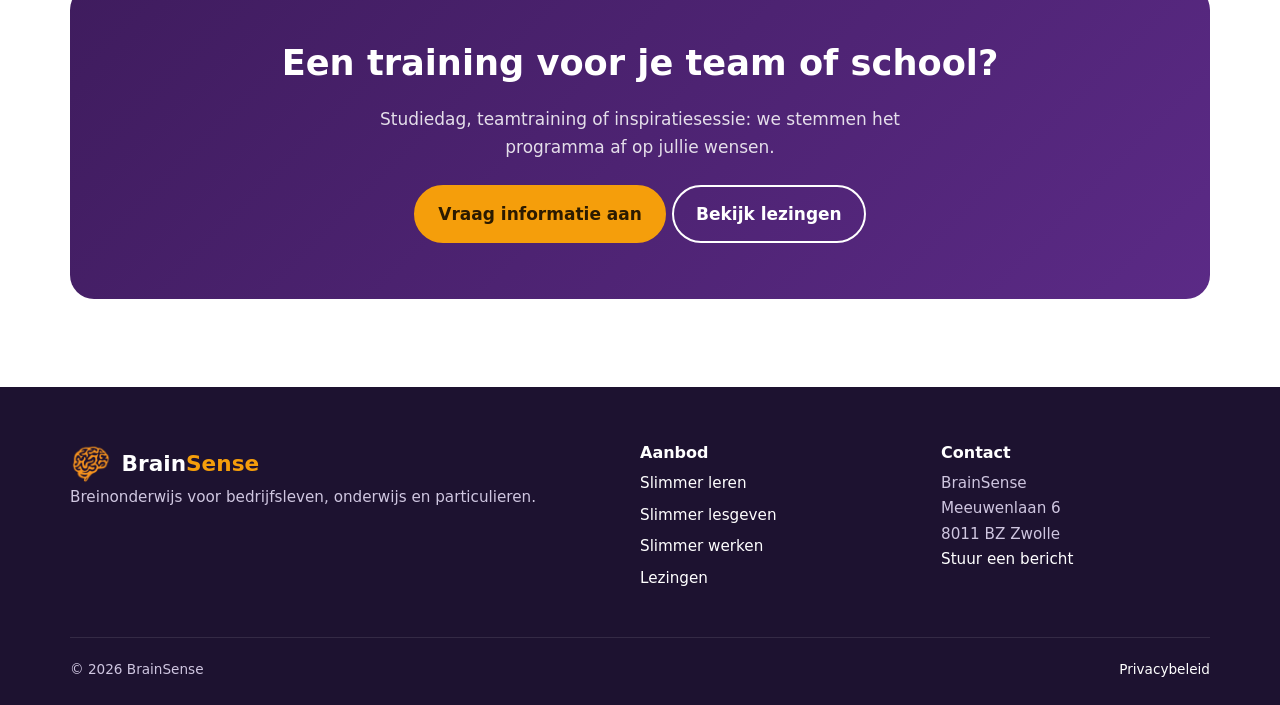
<file: slimmer-lesgeven.html>
<!DOCTYPE html>
<html lang="nl">
<head>
  <meta charset="UTF-8">
  <meta name="viewport" content="width=device-width, initial-scale=1">
  <title>Slimmer lesgeven | BrainSense</title>
  <meta name="description" content="Breinvriendelijk lesgeven: trainingen voor leerkrachten en docenten om lessen effectiever te maken en leerlingen gemakkelijker te laten leren.">
  <link rel="icon" href="assets/img/logo.png">
  <link rel="stylesheet" href="assets/css/style.css?v=4">
</head>
<body>
  <a class="skip-link" href="#main">Naar inhoud</a>

  <header class="site-header">
    <nav class="container nav" aria-label="Hoofdmenu">
      <a class="brand" href="index.html"><img src="assets/img/logo.png" alt="" width="42" height="42"><span>Brain<b>Sense</b></span></a>
      <button class="nav-toggle" aria-expanded="false" aria-controls="nav-links" aria-label="Menu openen"><span></span></button>
      <ul class="nav-links" id="nav-links">
        <li><a href="index.html">Home</a></li>
        <li><a href="slimmer-leren.html">Slimmer leren</a></li>
        <li><a href="slimmer-lesgeven.html" aria-current="page">Slimmer lesgeven</a></li>
        <li><a href="slimmer-werken.html">Slimmer werken</a></li>
        <li><a href="lezingen.html">Lezingen</a></li>
        <li><a class="btn" href="contact.html">Contact</a></li>
      </ul>
    </nav>
  </header>

  <main id="main">
    <section class="page-hero">
      <div class="container">
        <div class="breadcrumb"><a href="index.html">Home</a> / Slimmer lesgeven</div>
        <h1>Slimmer lesgeven</h1>
        <p>Breinvriendelijk lesgeven. Maak je lessen effectief, zodat je leerlingen gemakkelijker en met meer plezier leren.</p>
      </div>
    </section>

    <section>
      <div class="container split">
        <img class="reveal" src="assets/img/lesgeven.jpg" alt="Docent die lesgeeft" loading="lazy">
        <div class="reveal">
          <span class="eyebrow">Voor leerkrachten &amp; docenten</span>
          <h2>Haal eruit wat erin zit</h2>
          <p>Als leerkracht of docent heb je hart voor je leerlingen. Je merkt echter dat de leervaardigheid flink verschilt: waar de een zich kennis moeiteloos eigen maakt, blijft de ander worstelen. Hoe help je ze daarbij?</p>
          <p>Je krijgt zelf ook steeds meer informatie te verwerken in steeds minder tijd: over leerlingen, over je vak en over nieuwe ontwikkelingen. Hoe houd je grip op die stroom?</p>
        </div>
      </div>
    </section>

    <section class="section-soft">
      <div class="container">
        <div class="section-head reveal">
          <h2>Wat levert het op?</h2>
          <p>Breinvriendelijke snelleertechnieken pas je toe voor jezelf én integreer je in je lespraktijk.</p>
        </div>
        <div class="features">
          <div class="feature reveal"><div class="stat-icon" aria-hidden="true">🧩</div><h3>Inzicht</h3><p>Begrijp hoe het (jonge) brein leert.</p></div>
          <div class="feature reveal"><div class="stat-icon" aria-hidden="true">🏫</div><h3>Betere lessen</h3><p>Breinvriendelijke didactiek in je dagelijkse praktijk.</p></div>
          <div class="feature reveal"><div class="stat-icon" aria-hidden="true">📈</div><h3>Leerresultaten</h3><p>Leerlingen nemen informatie makkelijker op en passen die toe.</p></div>
          <div class="feature reveal"><div class="stat-icon" aria-hidden="true">⏱️</div><h3>Overzicht</h3><p>Verwerk zelf informatie sneller en effectiever.</p></div>
        </div>
      </div>
    </section>

    <section>
      <div class="container">
        <div class="cta reveal">
          <h2>Een training voor je team of school?</h2>
          <p>Studiedag, teamtraining of inspiratiesessie: we stemmen het programma af op jullie wensen.</p>
          <a class="btn btn-accent" href="contact.html">Vraag informatie aan</a>
          <a class="btn btn-outline" style="color:#fff;border-color:#fff" href="lezingen.html">Bekijk lezingen</a>
        </div>
      </div>
    </section>
  </main>

  <footer class="site-footer">
    <div class="container">
      <div class="footer-grid">
        <div>
          <a class="brand" href="index.html"><img src="assets/img/logo.png" alt="" width="42" height="42"><span style="color:#fff">Brain<b>Sense</b></span></a>
          <p>Breinonderwijs voor bedrijfsleven, onderwijs en particulieren.</p>
        </div>
        <div>
          <h3>Aanbod</h3>
          <ul>
            <li><a href="slimmer-leren.html">Slimmer leren</a></li>
            <li><a href="slimmer-lesgeven.html">Slimmer lesgeven</a></li>
            <li><a href="slimmer-werken.html">Slimmer werken</a></li>
            <li><a href="lezingen.html">Lezingen</a></li>
          </ul>
        </div>
        <div>
          <h3>Contact</h3>
          <address style="font-style:normal">BrainSense<br>Meeuwenlaan 6<br>8011 BZ Zwolle</address>
          <p><a href="contact.html">Stuur een bericht</a></p>
        </div>
      </div>
      <div class="footer-bottom">
        <span>&copy; <span id="year"></span> BrainSense</span>
        <span><a href="https://www.brainsense.nl/privacybeleid/">Privacybeleid</a></span>
      </div>
    </div>
  </footer>
  <script src="assets/js/main.js?v=6" defer></script>
</body>
</html>
</file>
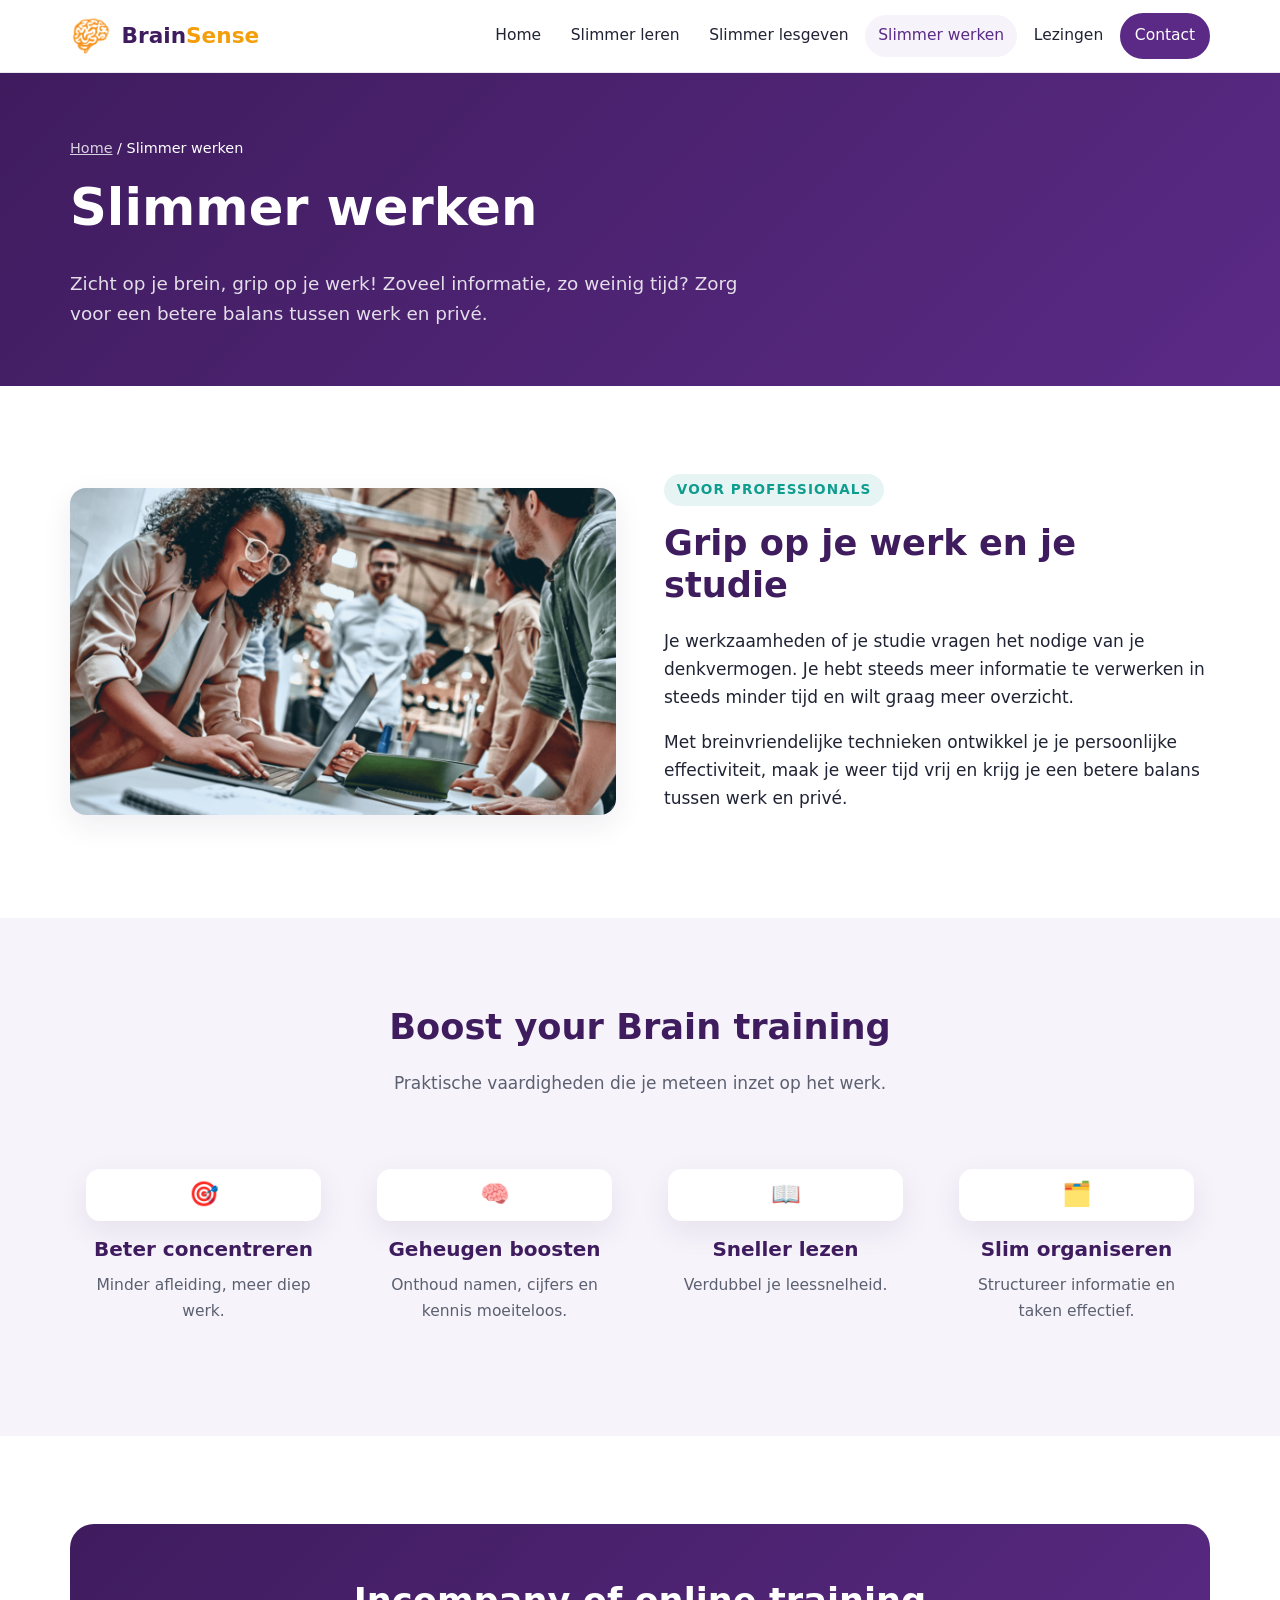
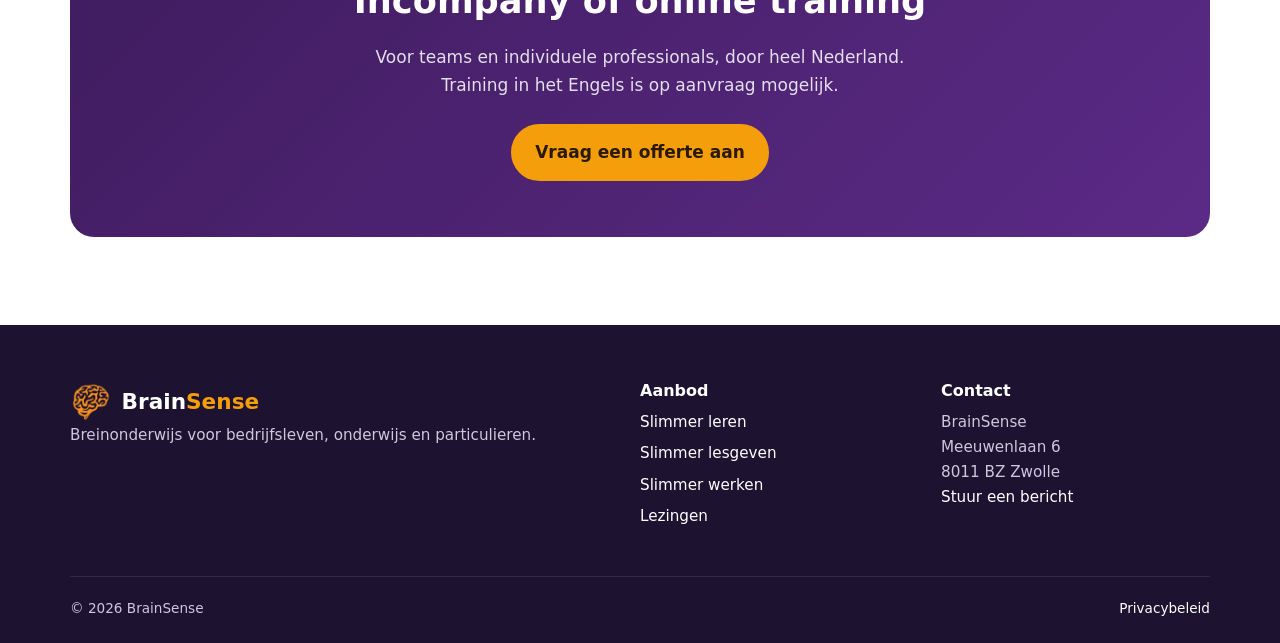
<file: slimmer-werken.html>
<!DOCTYPE html>
<html lang="nl">
<head>
  <meta charset="UTF-8">
  <meta name="viewport" content="width=device-width, initial-scale=1">
  <title>Slimmer werken | BrainSense</title>
  <meta name="description" content="Ontwikkel je persoonlijke effectiviteit met breinvriendelijke technieken: concentratie, geheugen, snellezen en informatie slimmer organiseren.">
  <link rel="icon" href="assets/img/logo.png">
  <link rel="stylesheet" href="assets/css/style.css?v=4">
</head>
<body>
  <a class="skip-link" href="#main">Naar inhoud</a>

  <header class="site-header">
    <nav class="container nav" aria-label="Hoofdmenu">
      <a class="brand" href="index.html"><img src="assets/img/logo.png" alt="" width="42" height="42"><span>Brain<b>Sense</b></span></a>
      <button class="nav-toggle" aria-expanded="false" aria-controls="nav-links" aria-label="Menu openen"><span></span></button>
      <ul class="nav-links" id="nav-links">
        <li><a href="index.html">Home</a></li>
        <li><a href="slimmer-leren.html">Slimmer leren</a></li>
        <li><a href="slimmer-lesgeven.html">Slimmer lesgeven</a></li>
        <li><a href="slimmer-werken.html" aria-current="page">Slimmer werken</a></li>
        <li><a href="lezingen.html">Lezingen</a></li>
        <li><a class="btn" href="contact.html">Contact</a></li>
      </ul>
    </nav>
  </header>

  <main id="main">
    <section class="page-hero">
      <div class="container">
        <div class="breadcrumb"><a href="index.html">Home</a> / Slimmer werken</div>
        <h1>Slimmer werken</h1>
        <p>Zicht op je brein, grip op je werk! Zoveel informatie, zo weinig tijd? Zorg voor een betere balans tussen werk en privé.</p>
      </div>
    </section>

    <section>
      <div class="container split">
        <img class="reveal" src="assets/img/werken.png" alt="Slimmer werken met breinvriendelijke technieken" loading="lazy">
        <div class="reveal">
          <span class="eyebrow">Voor professionals</span>
          <h2>Grip op je werk en je studie</h2>
          <p>Je werkzaamheden of je studie vragen het nodige van je denkvermogen. Je hebt steeds meer informatie te verwerken in steeds minder tijd en wilt graag meer overzicht.</p>
          <p>Met breinvriendelijke technieken ontwikkel je je persoonlijke effectiviteit, maak je weer tijd vrij en krijg je een betere balans tussen werk en privé.</p>
        </div>
      </div>
    </section>

    <section class="section-soft">
      <div class="container">
        <div class="section-head reveal">
          <h2>Boost your Brain training</h2>
          <p>Praktische vaardigheden die je meteen inzet op het werk.</p>
        </div>
        <div class="features">
          <div class="feature reveal"><div class="stat-icon" aria-hidden="true">🎯</div><h3>Beter concentreren</h3><p>Minder afleiding, meer diep werk.</p></div>
          <div class="feature reveal"><div class="stat-icon" aria-hidden="true">🧠</div><h3>Geheugen boosten</h3><p>Onthoud namen, cijfers en kennis moeiteloos.</p></div>
          <div class="feature reveal"><div class="stat-icon" aria-hidden="true">📖</div><h3>Sneller lezen</h3><p>Verdubbel je leessnelheid.</p></div>
          <div class="feature reveal"><div class="stat-icon" aria-hidden="true">🗂️</div><h3>Slim organiseren</h3><p>Structureer informatie en taken effectief.</p></div>
        </div>
      </div>
    </section>

    <section>
      <div class="container">
        <div class="cta reveal">
          <h2>Incompany of online training</h2>
          <p>Voor teams en individuele professionals, door heel Nederland. Training in het Engels is op aanvraag mogelijk.</p>
          <a class="btn btn-accent" href="contact.html">Vraag een offerte aan</a>
        </div>
      </div>
    </section>
  </main>

  <footer class="site-footer">
    <div class="container">
      <div class="footer-grid">
        <div>
          <a class="brand" href="index.html"><img src="assets/img/logo.png" alt="" width="42" height="42"><span style="color:#fff">Brain<b>Sense</b></span></a>
          <p>Breinonderwijs voor bedrijfsleven, onderwijs en particulieren.</p>
        </div>
        <div>
          <h3>Aanbod</h3>
          <ul>
            <li><a href="slimmer-leren.html">Slimmer leren</a></li>
            <li><a href="slimmer-lesgeven.html">Slimmer lesgeven</a></li>
            <li><a href="slimmer-werken.html">Slimmer werken</a></li>
            <li><a href="lezingen.html">Lezingen</a></li>
          </ul>
        </div>
        <div>
          <h3>Contact</h3>
          <address style="font-style:normal">BrainSense<br>Meeuwenlaan 6<br>8011 BZ Zwolle</address>
          <p><a href="contact.html">Stuur een bericht</a></p>
        </div>
      </div>
      <div class="footer-bottom">
        <span>&copy; <span id="year"></span> BrainSense</span>
        <span><a href="https://www.brainsense.nl/privacybeleid/">Privacybeleid</a></span>
      </div>
    </div>
  </footer>
  <script src="assets/js/main.js?v=6" defer></script>
</body>
</html>
</file>
<file: assets/css/style.css>
:root {
  --primary: #5b2a86;
  --primary-dark: #3f1c5e;
  --accent: #f59e0b;
  --teal: #0f9d8f;
  --text: #1f2333;
  --muted: #5b6070;
  --bg: #ffffff;
  --bg-soft: #f6f3fb;
  --radius: 16px;
  --shadow: 0 10px 30px rgba(40, 20, 70, 0.08);
  --max: 1140px;
  --font: "Inter", system-ui, -apple-system, "Segoe UI", Roboto, sans-serif;
}

*,
*::before,
*::after { box-sizing: border-box; }

html { scroll-behavior: smooth; }

body {
  margin: 0;
  font-family: var(--font);
  color: var(--text);
  background: var(--bg);
  line-height: 1.65;
  font-size: 1.0625rem;
}

img { max-width: 100%; display: block; }

a { color: var(--primary); }
a:hover { color: var(--primary-dark); }

h1, h2, h3 { line-height: 1.2; margin: 0 0 0.6em; color: var(--primary-dark); }
h1 { font-size: clamp(2rem, 4.5vw, 3.2rem); }
h2 { font-size: clamp(1.6rem, 3vw, 2.2rem); }
h3 { font-size: 1.25rem; }
p { margin: 0 0 1em; }

.container { width: min(100% - 2.5rem, var(--max)); margin-inline: auto; }

.skip-link {
  position: absolute; left: -999px; top: 0;
  background: var(--primary); color: #fff; padding: .5rem 1rem; z-index: 100;
}
.skip-link:focus { left: 0; }

/* Header */
.site-header {
  position: sticky; top: 0; z-index: 50;
  background: rgba(255, 255, 255, 0.92);
  backdrop-filter: blur(8px);
  border-bottom: 1px solid #ece8f3;
}
.nav { display: flex; align-items: center; justify-content: space-between; min-height: 72px; gap: 1rem; }
.brand { display: flex; align-items: center; gap: .6rem; text-decoration: none; font-weight: 800; font-size: 1.35rem; color: var(--primary-dark); }
.brand img { width: 42px; height: 42px; }
.brand span b { color: var(--accent); font-weight: 800; }

.nav-links { display: flex; gap: .25rem; list-style: none; margin: 0; padding: 0; align-items: center; }
.nav-links a {
  display: block; padding: .5rem .8rem; border-radius: 999px;
  text-decoration: none; color: var(--text); font-weight: 500; font-size: .97rem;
}
.nav-links a:hover, .nav-links a[aria-current="page"] { background: var(--bg-soft); color: var(--primary); }
.nav-links .btn { color: #fff; }
.nav-links .btn:hover { color: #fff; background: var(--primary-dark); }

.nav-toggle {
  display: none; background: none; border: 0; cursor: pointer; padding: .5rem;
  width: 44px; height: 44px; border-radius: 8px;
}
.nav-toggle span, .nav-toggle span::before, .nav-toggle span::after {
  display: block; width: 24px; height: 2px; background: var(--text); position: relative; transition: .2s;
}
.nav-toggle span::before, .nav-toggle span::after { content: ""; position: absolute; }
.nav-toggle span::before { top: -7px; }
.nav-toggle span::after { top: 7px; }
.nav-toggle[aria-expanded="true"] span { background: transparent; }
.nav-toggle[aria-expanded="true"] span::before { top: 0; transform: rotate(45deg); }
.nav-toggle[aria-expanded="true"] span::after { top: 0; transform: rotate(-45deg); }

/* Buttons */
.btn {
  display: inline-block; background: var(--primary); color: #fff; text-decoration: none;
  padding: .8rem 1.4rem; border-radius: 999px; font-weight: 600; border: 2px solid var(--primary);
  transition: transform .15s, background .15s;
  cursor: pointer; font: inherit; font-weight: 600;
}
.btn:hover { background: var(--primary-dark); color: #fff; transform: translateY(-1px); }
.btn-outline { background: transparent; color: var(--primary); }
.btn-outline:hover { background: var(--primary); }
.btn-accent { background: var(--accent); border-color: var(--accent); color: #2b1a00; }
.btn-accent:hover { background: #d98a06; border-color: #d98a06; color: #2b1a00; }

/* Hero */
.hero {
  background:
    radial-gradient(circle at 85% 20%, rgba(245, 158, 11, .18), transparent 40%),
    radial-gradient(circle at 10% 80%, rgba(15, 157, 143, .15), transparent 45%),
    linear-gradient(135deg, #f6f3fb 0%, #fff 100%);
  padding: clamp(3.5rem, 8vw, 6.5rem) 0;
}
.hero-grid { display: grid; grid-template-columns: 1.2fr 1fr; gap: 3rem; align-items: center; }
.eyebrow {
  display: inline-block; font-size: .85rem; font-weight: 700; letter-spacing: .08em; text-transform: uppercase;
  color: var(--teal); background: rgba(15, 157, 143, .1); padding: .3rem .8rem; border-radius: 999px; margin-bottom: 1rem;
}
.hero p.lead { font-size: 1.2rem; color: var(--muted); max-width: 38ch; }
.hero-actions { display: flex; gap: .8rem; flex-wrap: wrap; margin-top: 1.5rem; }
.hero-card {
  background: #fff; border-radius: 24px; box-shadow: var(--shadow); padding: 2rem;
  display: grid; gap: 1rem;
}
.stat { display: flex; gap: 1rem; align-items: center; }
.stat-icon {
  flex: 0 0 52px; height: 52px; border-radius: 14px; display: grid; place-items: center;
  background: var(--bg-soft); font-size: 1.5rem;
}
.stat strong { display: block; color: var(--primary-dark); }
.stat small { color: var(--muted); }

.page-hero { background: linear-gradient(135deg, var(--primary-dark), var(--primary)); color: #fff; padding: 4rem 0 3.5rem; }
.page-hero h1 { color: #fff; }
.page-hero p { color: rgba(255,255,255,.85); font-size: 1.15rem; max-width: 60ch; margin: 0; }
.breadcrumb { font-size: .9rem; margin-bottom: 1rem; }
.breadcrumb a { color: rgba(255,255,255,.8); }

/* Sections */
section { padding: clamp(3rem, 7vw, 5.5rem) 0; }
.section-soft { background: var(--bg-soft); }
.section-head { text-align: center; max-width: 680px; margin: 0 auto 3rem; }
.section-head p { color: var(--muted); }

.cards { display: grid; grid-template-columns: repeat(3, 1fr); gap: 1.75rem; }
.card {
  background: #fff; border-radius: var(--radius); overflow: hidden; box-shadow: var(--shadow);
  display: flex; flex-direction: column; transition: transform .2s, box-shadow .2s;
}
.card:hover { transform: translateY(-4px); box-shadow: 0 16px 40px rgba(40, 20, 70, .14); }
.card img { aspect-ratio: 16 / 9; object-fit: cover; width: 100%; }
.card-body { padding: 1.5rem; display: flex; flex-direction: column; flex: 1; }
.card-body p { color: var(--muted); flex: 1; }
.card-link { font-weight: 600; text-decoration: none; }
.card-link::after { content: " →"; }

.split { display: grid; grid-template-columns: 1fr 1fr; gap: 3rem; align-items: center; }
.split img { border-radius: var(--radius); box-shadow: var(--shadow); width: 100%; object-fit: cover; max-height: 420px; }
.split.reverse > :first-child { order: 2; }

.check-list { list-style: none; padding: 0; margin: 1rem 0 1.5rem; }
.check-list li { padding-left: 2rem; position: relative; margin-bottom: .6rem; }
.check-list li::before {
  content: "✓"; position: absolute; left: 0; top: 0; width: 1.4rem; height: 1.4rem; border-radius: 50%;
  background: rgba(15, 157, 143, .15); color: var(--teal); font-weight: 700; font-size: .85rem;
  display: grid; place-items: center;
}

.features { display: grid; grid-template-columns: repeat(4, 1fr); gap: 1.5rem; }
.feature { text-align: center; padding: 1.5rem 1rem; }
.feature .stat-icon { margin: 0 auto 1rem; background: #fff; box-shadow: var(--shadow); }
.feature p { color: var(--muted); font-size: .97rem; margin: 0; }

/* Talks */
.talk {
  display: grid; grid-template-columns: 320px 1fr; gap: 2rem; background: #fff; border-radius: var(--radius);
  box-shadow: var(--shadow); overflow: hidden; margin-bottom: 2rem;
}
.talk img { width: 100%; height: 100%; object-fit: cover; min-height: 220px; }
.talk-body { padding: 2rem 2rem 2rem 0; }
.meta { display: flex; flex-wrap: wrap; gap: .5rem; margin: 1rem 0; }
.tag { background: var(--bg-soft); color: var(--primary); padding: .3rem .8rem; border-radius: 999px; font-size: .85rem; font-weight: 600; }

/* Testimonials */
.quotes { display: grid; grid-template-columns: repeat(3, 1fr); gap: 1.5rem; }
.quote { background: #fff; border-radius: var(--radius); padding: 1.75rem; box-shadow: var(--shadow); margin: 0; border-top: 4px solid var(--accent); }
.quote p { font-style: italic; }
.quote cite { color: var(--muted); font-size: .9rem; font-style: normal; }
.score { text-align: center; margin-top: 2rem; font-size: 1.1rem; }
.score strong { font-size: 2rem; color: var(--accent); }

/* CTA */
.cta {
  background: linear-gradient(135deg, var(--primary-dark), var(--primary)); color: #fff;
  border-radius: 24px; padding: clamp(2rem, 5vw, 3.5rem); text-align: center;
}
.cta h2 { color: #fff; }
.cta p { color: rgba(255,255,255,.85); max-width: 55ch; margin: 0 auto 1.5rem; }

/* Contact */
.contact-grid { display: grid; grid-template-columns: 1fr 1.3fr; gap: 2.5rem; }
.contact-info { background: var(--bg-soft); border-radius: var(--radius); padding: 2rem; }
.contact-info address { font-style: normal; margin-bottom: 1rem; }
.form { display: grid; gap: 1rem; }
.form label { font-weight: 600; font-size: .95rem; display: block; margin-bottom: .3rem; }
.form input, .form textarea, .form select {
  width: 100%; padding: .8rem 1rem; border-radius: 10px; border: 1px solid #d9d3e5; font: inherit; background: #fff;
}
.form input:focus, .form textarea:focus, .form select:focus { outline: 3px solid rgba(91, 42, 134, .25); border-color: var(--primary); }
.form-row { display: grid; grid-template-columns: 1fr 1fr; gap: 1rem; }
.form-note { font-size: .9rem; color: var(--muted); }
.form-note.success, .form-note.error { padding: .75rem 1rem; border-radius: 10px; font-weight: 600; }
.form-note.success { color: #166534; background: #dcfce7; border: 1px solid #86efac; }
.form-note.error { color: #991b1b; background: #fee2e2; border: 1px solid #fca5a5; }
.map { border: 0; width: 100%; height: 260px; border-radius: var(--radius); margin-top: 1rem; }

/* Footer */
.site-footer { background: #1d1230; color: #cfc6e0; padding: 3.5rem 0 1.5rem; font-size: .95rem; }
.site-footer a { color: #fff; text-decoration: none; }
.site-footer a:hover { text-decoration: underline; }
.footer-grid { display: grid; grid-template-columns: 2fr 1fr 1fr; gap: 2rem; }
.site-footer h3 { color: #fff; font-size: 1rem; }
.site-footer ul { list-style: none; padding: 0; margin: 0; }
.site-footer li { margin-bottom: .4rem; }
.footer-bottom { border-top: 1px solid rgba(255,255,255,.1); margin-top: 2.5rem; padding-top: 1.25rem; font-size: .85rem; display: flex; justify-content: space-between; flex-wrap: wrap; gap: 1rem; }

/* Reveal animation */
.reveal { opacity: 0; transform: translateY(16px); transition: opacity .6s ease, transform .6s ease; }
.reveal.visible { opacity: 1; transform: none; }
@media (prefers-reduced-motion: reduce) {
  html { scroll-behavior: auto; }
  .reveal { opacity: 1; transform: none; transition: none; }
}

/* Responsive */
@media (max-width: 960px) {
  .hero-grid, .split, .contact-grid { grid-template-columns: 1fr; }
  .split.reverse > :first-child { order: 0; }
  .cards, .quotes { grid-template-columns: 1fr 1fr; }
  .features { grid-template-columns: 1fr 1fr; }
  .talk { grid-template-columns: 1fr; }
  .talk-body { padding: 0 1.5rem 1.75rem; }
  .footer-grid { grid-template-columns: 1fr 1fr; }
}

@media (max-width: 820px) {
  .nav-toggle { display: block; }
  .nav-links {
    position: absolute; top: 100%; left: 0; right: 0; flex-direction: column; align-items: stretch;
    background: #fff; padding: 1rem 1.25rem 1.5rem; border-bottom: 1px solid #ece8f3;
    display: none;
  }
  .nav-links.open { display: flex; }
  .nav-links a { border-radius: 10px; }
}

@media (max-width: 600px) {
  .cards, .quotes, .features, .form-row, .footer-grid { grid-template-columns: 1fr; }
}
</file>
